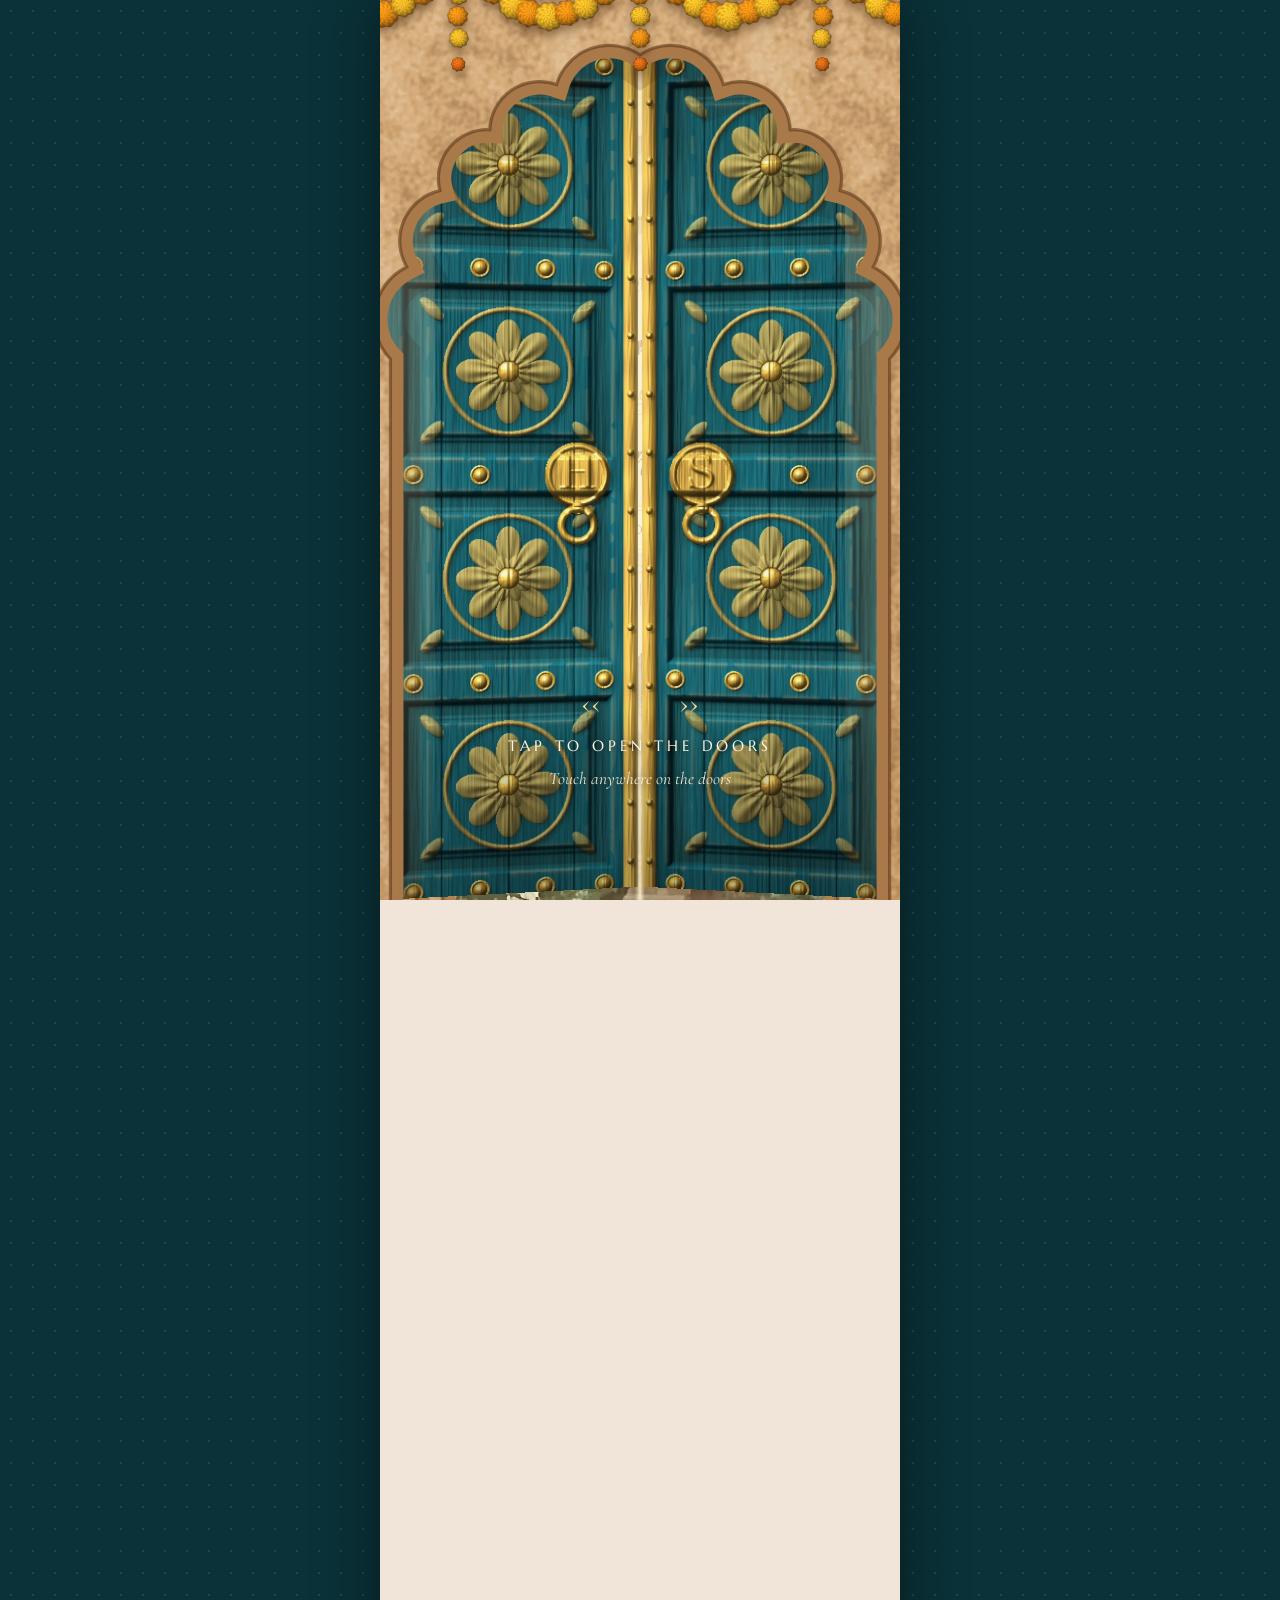
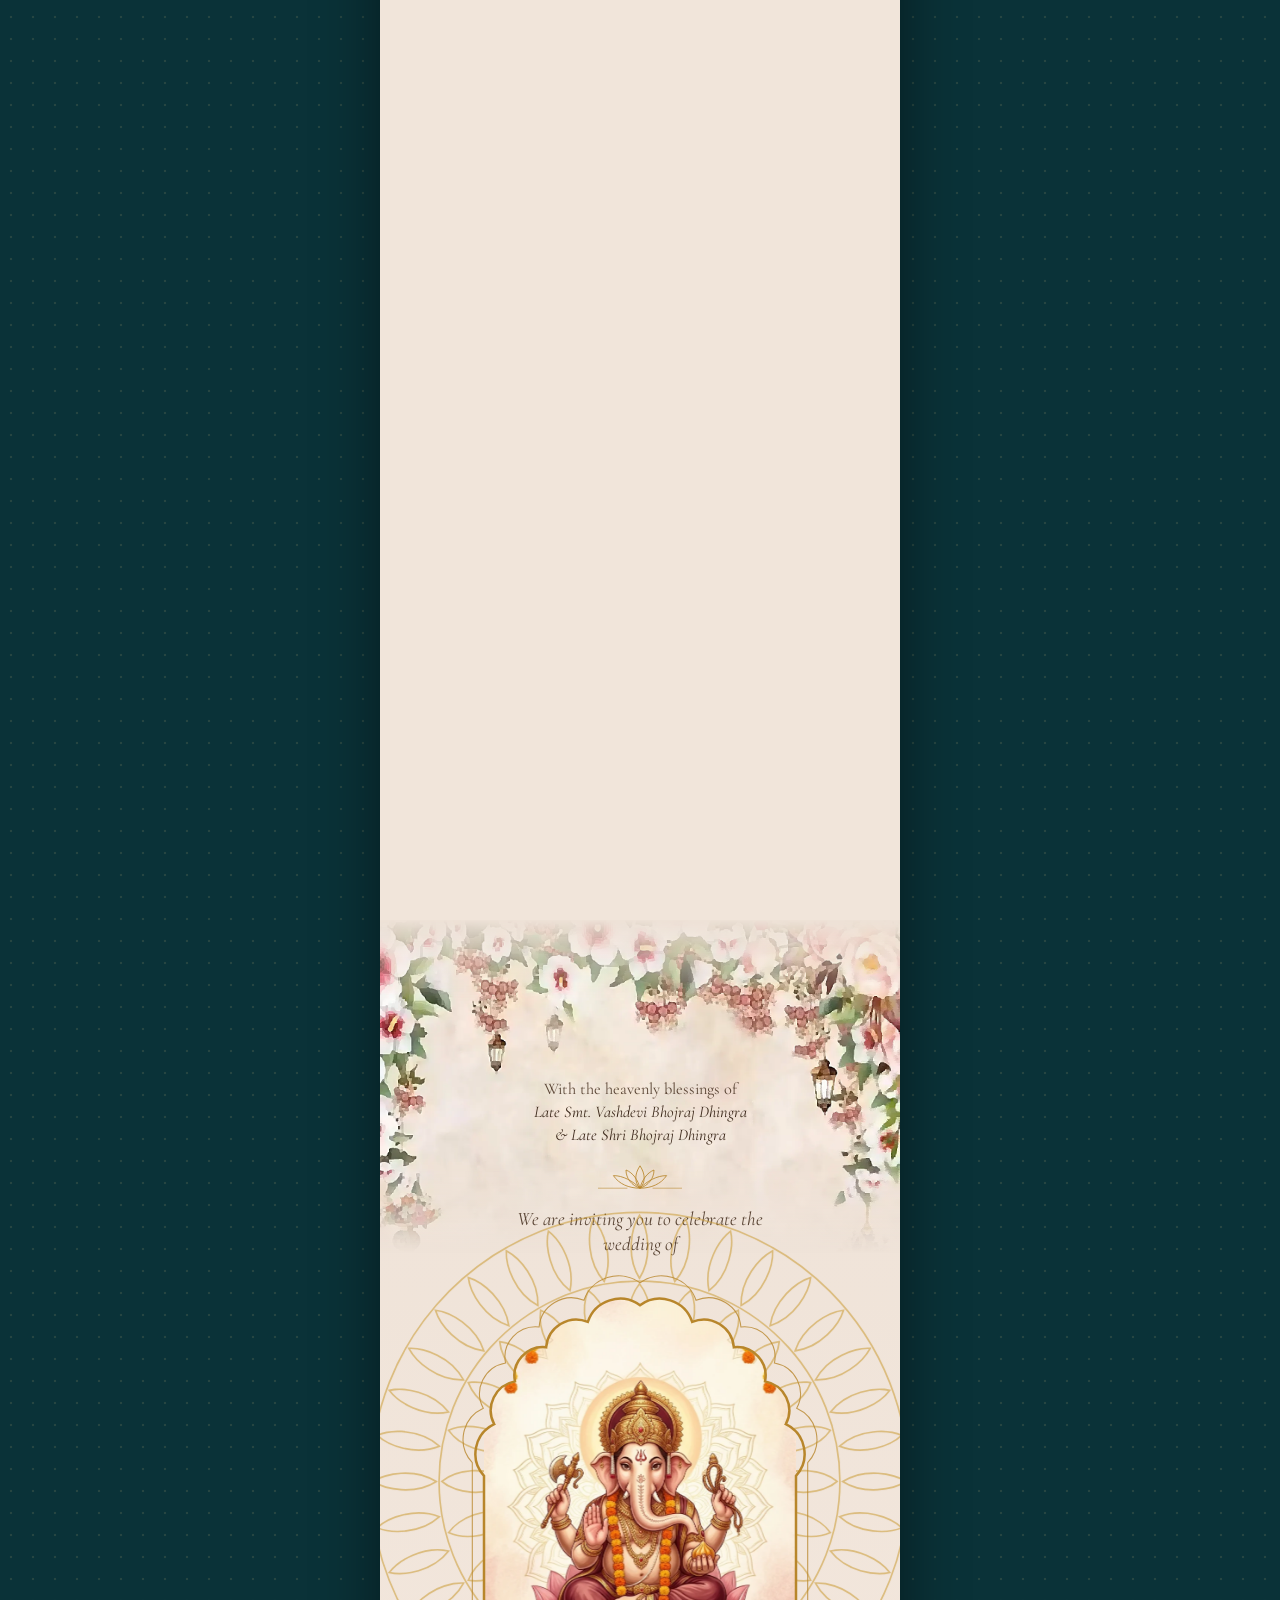
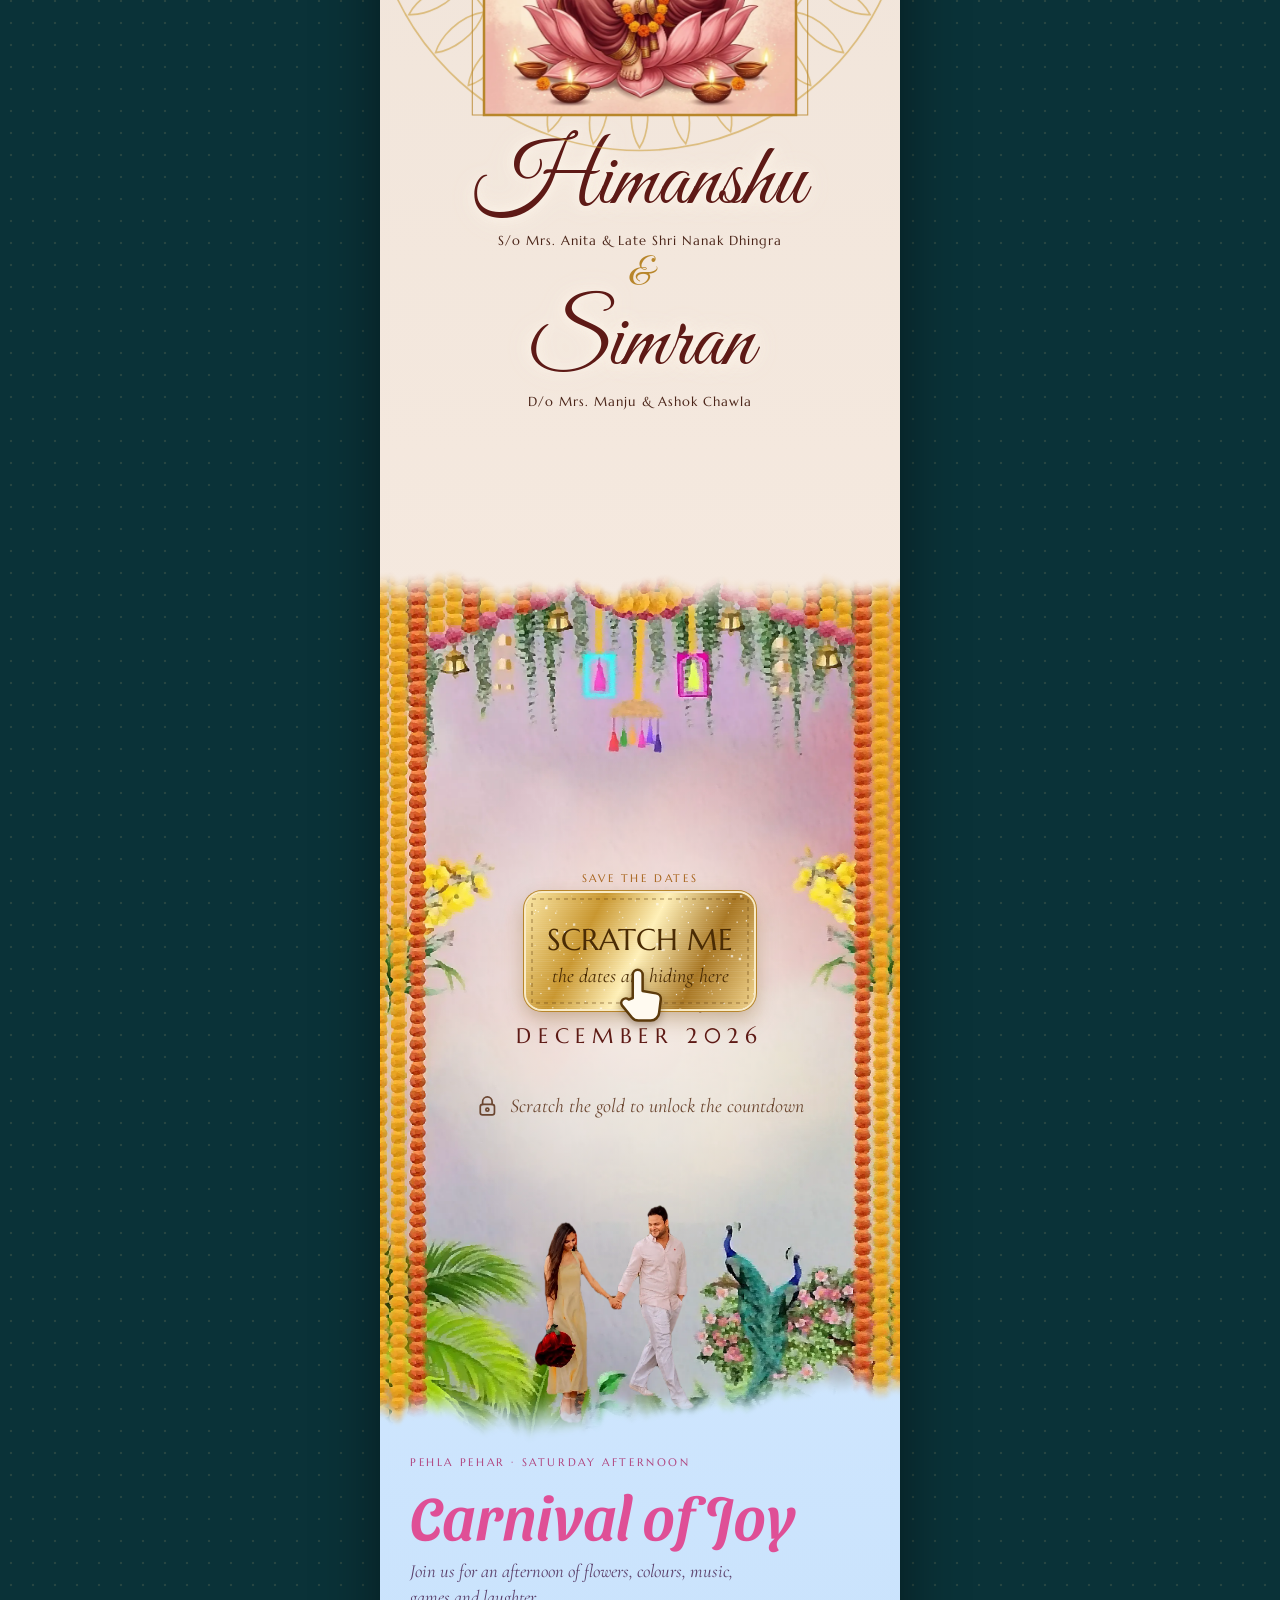
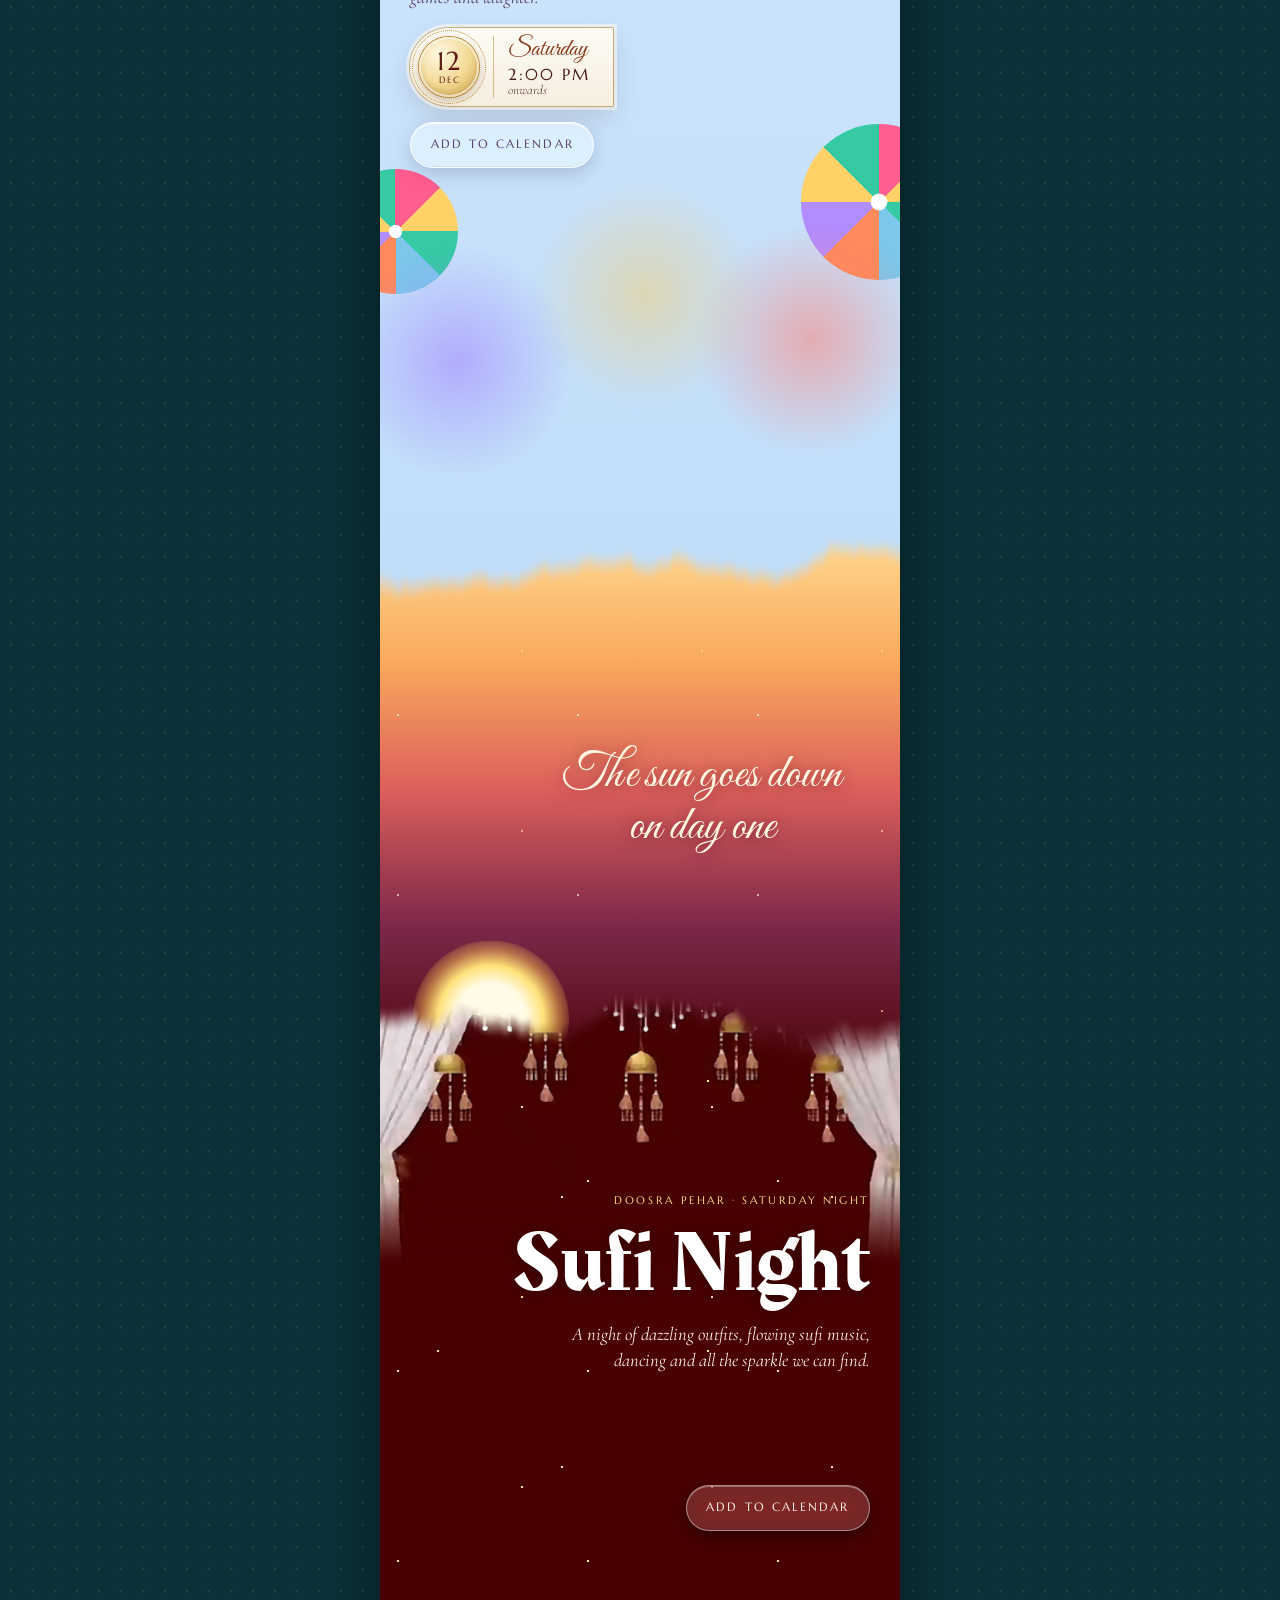
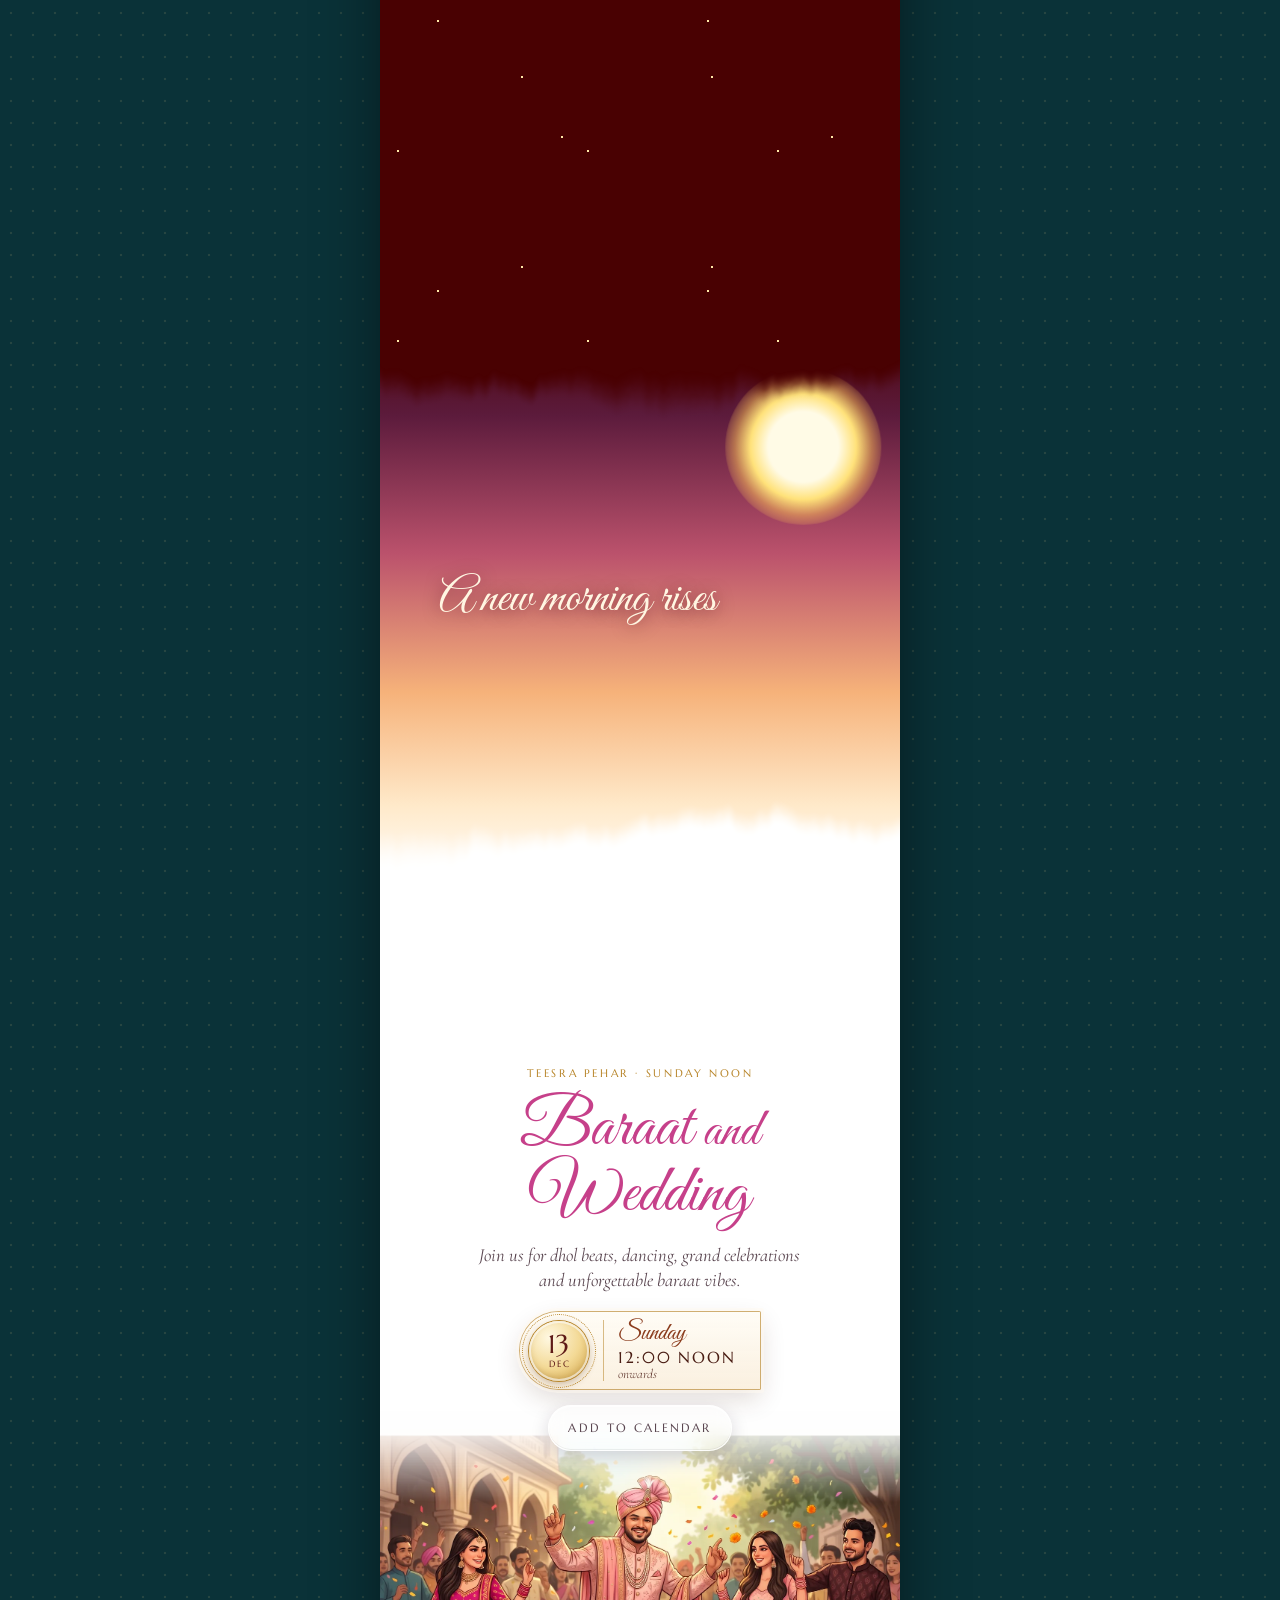
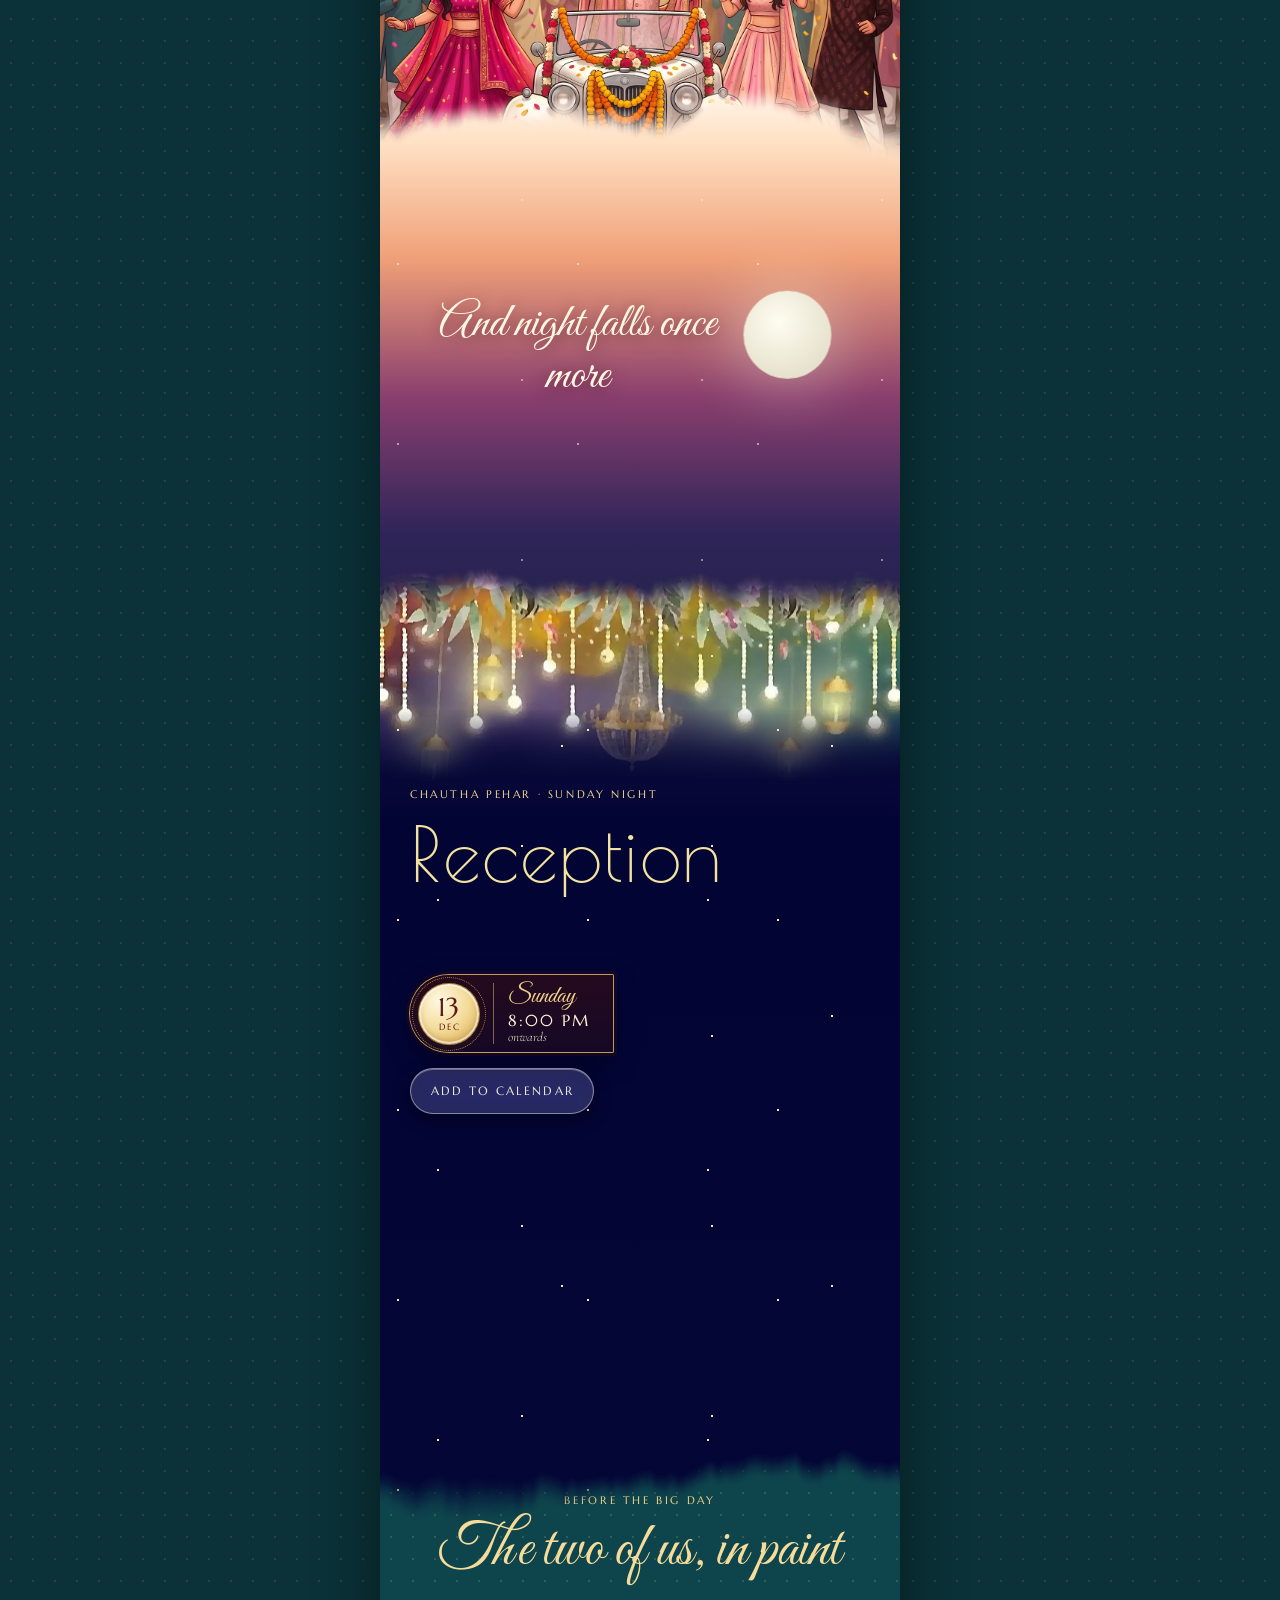
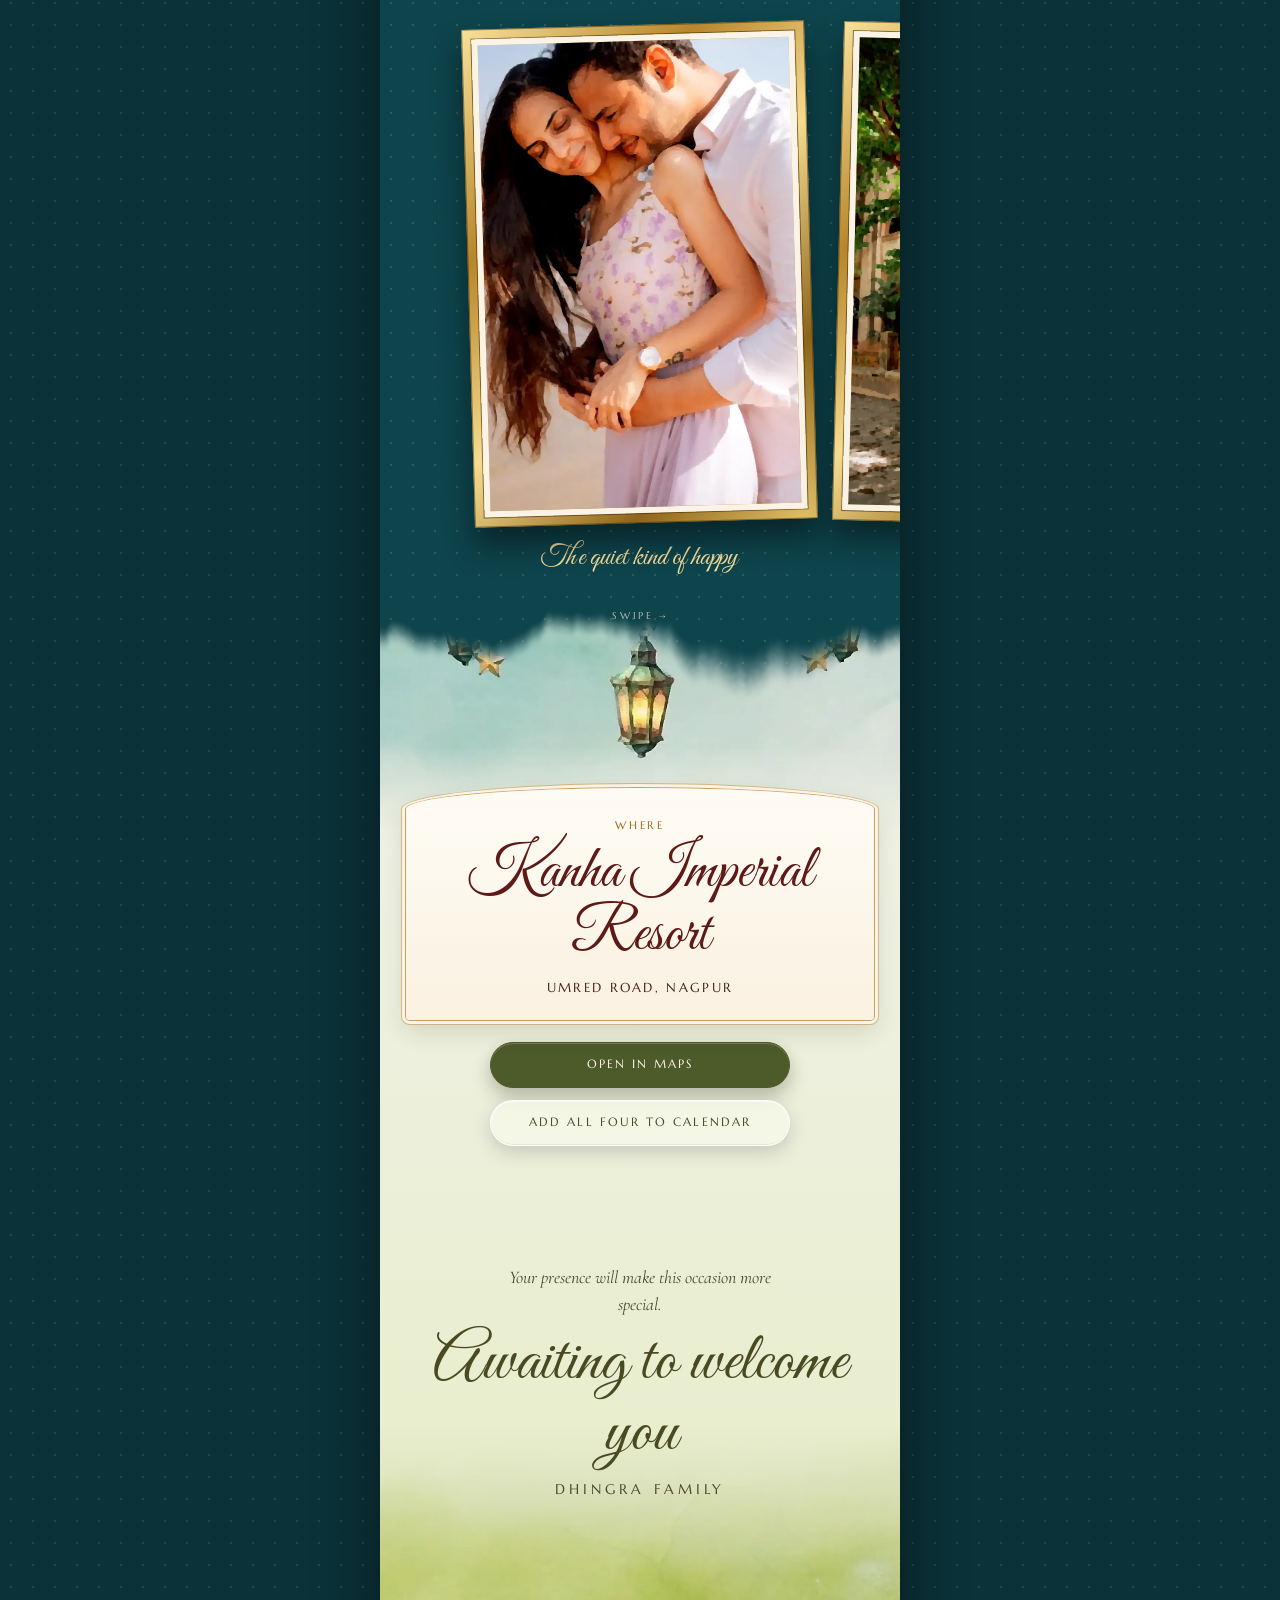
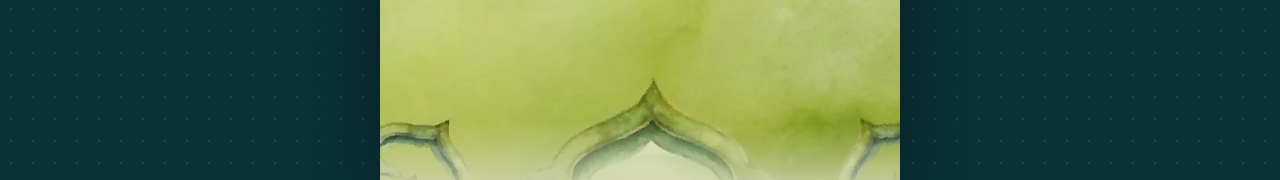
<file: index.html>
<!doctype html>
<html lang="en">
<head>
<meta charset="utf-8">
<meta name="viewport" content="width=device-width, initial-scale=1, viewport-fit=cover">
<title>Himanshu &amp; Simran · 12–13 December 2026</title>
<meta name="description" content="Join us for the wedding of Himanshu and Simran, 12–13 December 2026, Kanha Imperial Resort, Nagpur.">
<meta name="theme-color" content="#0c3d44">
<meta property="og:title" content="Himanshu &amp; Simran are getting married">
<meta property="og:description" content="12–13 December 2026 · Kanha Imperial Resort, Nagpur">
<meta property="og:image" content="https://himgotsim.love/assets/share-ganesha.jpg">
<meta property="og:image:width" content="1200">
<meta property="og:image:height" content="630">
<meta property="og:url" content="https://himgotsim.love/">
<meta property="og:type" content="website">
<meta name="robots" content="noindex">
<link rel="preconnect" href="https://fonts.googleapis.com">
<link rel="preconnect" href="https://fonts.gstatic.com" crossorigin>
<link rel="stylesheet" href="https://fonts.googleapis.com/css2?family=Cormorant+Garamond:ital,wght@0,400;0,500;0,600;1,400;1,500&family=Marcellus&family=Great+Vibes&display=swap">
<link rel="stylesheet" href="https://fonts.googleapis.com/css2?family=Yatra+One&text=%E0%A5%A5%20%E0%A4%B6%E0%A5%8D%E0%A4%B0%E0%A5%80%E0%A4%97%E0%A4%A3%E0%A5%87%E0%A4%B6%E0%A4%BE%E0%A4%AF%E0%A4%A8%E0%A4%AE%E0%A4%83&display=swap">
<link rel="stylesheet" href="https://fonts.googleapis.com/css2?family=Sansita+Swashed:wght@500&text=Carnival%20ofJy&display=swap">
<link rel="stylesheet" href="https://fonts.googleapis.com/css2?family=Rakkas&text=Sufi%20Night&display=swap">
<link rel="stylesheet" href="https://fonts.googleapis.com/css2?family=Poiret+One&text=Reception&display=swap">
<link rel="preload" as="image" href="assets/art/door-left.webp">
<link rel="preload" as="image" href="assets/art/door-right.webp">
<link rel="stylesheet" href="styles.css?v=23">
<script>document.documentElement.classList.add('js')</script>
</head>
<body>

<svg width="0" height="0" style="position:absolute" aria-hidden="true" focusable="false">
  <defs>
    <clipPath id="c-cusp5" clipPathUnits="objectBoundingBox"><path d="M0,1L0,0.425A0.1045,0.0784 0 0 1 0.0328,0.301A0.0946,0.0709 0 0 1 0.0992,0.198A0.0919,0.0689 0 0 1 0.1992,0.116A0.097,0.0727 0 0 1 0.3328,0.055A0.1088,0.0816 0 0 1 0.5,0.015A0.1088,0.0816 0 0 1 0.6672,0.055A0.097,0.0727 0 0 1 0.8008,0.116A0.0919,0.0689 0 0 1 0.9008,0.198A0.0946,0.0709 0 0 1 0.9672,0.301A0.1045,0.0784 0 0 1 1,0.425L1,1Z"/></clipPath>
    <path id="p-cusp5" vector-effect="non-scaling-stroke" d="M0,1L0,0.425A0.1045,0.0784 0 0 1 0.0328,0.301A0.0946,0.0709 0 0 1 0.0992,0.198A0.0919,0.0689 0 0 1 0.1992,0.116A0.097,0.0727 0 0 1 0.3328,0.055A0.1088,0.0816 0 0 1 0.5,0.015A0.1088,0.0816 0 0 1 0.6672,0.055A0.097,0.0727 0 0 1 0.8008,0.116A0.0919,0.0689 0 0 1 0.9008,0.198A0.0946,0.0709 0 0 1 0.9672,0.301A0.1045,0.0784 0 0 1 1,0.425L1,1Z"/>
    <symbol id="lotus" viewBox="0 0 120 40">
      <g fill="none" stroke="currentColor" stroke-width="1.2" stroke-linejoin="round">
        <path d="M60,4C68,16 68,28 60,36C52,28 52,16 60,4Z"/>
        <path d="M60,36C48,32 40,22 40,10C50,14 57,24 60,36Z"/><path d="M60,36C72,32 80,22 80,10C70,14 63,24 60,36Z"/>
        <path d="M60,36C44,36 30,30 22,18C36,18 50,26 60,36Z"/><path d="M60,36C76,36 90,30 98,18C84,18 70,26 60,36Z"/>
        <path d="M0,36H42M78,36H120" stroke-width=".8"/>
      </g>
    </symbol>
    <pattern id="p-stone" patternUnits="userSpaceOnUse" width="150" height="150"><image href="assets/art/stone.webp" width="150" height="150"/></pattern>
    <linearGradient id="g-wall1" x1="0" y1="0" x2="0" y2="1"><stop offset="0" stop-color="#d7ae7c"/><stop offset="1" stop-color="#c0915e"/></linearGradient>
    <linearGradient id="g-wall2" x1="0" y1="0" x2="0" y2="1"><stop offset="0" stop-color="#e2c093"/><stop offset="1" stop-color="#d0a574"/></linearGradient>
    <linearGradient id="g-wall3" x1="0" y1="0" x2="0" y2="1"><stop offset="0" stop-color="#eed5b0"/><stop offset="1" stop-color="#dfbd91"/></linearGradient>
  </defs>
</svg>

<audio id="song" src="assets/song.m4a" loop preload="none"></audio>
<button class="music" id="music" type="button" aria-label="Play music" aria-pressed="false" hidden>
  <span class="music__disc"></span>
  <span class="music__bars" aria-hidden="true"><i></i><i></i><i></i><i></i></span>
</button>

<div class="pehar-pill" id="pill" aria-hidden="true"><i class="pehar-pill__orb"></i><span id="pillText"></span></div>
<div class="burst" id="burst" aria-hidden="true"></div>

<main>

<!-- 1. The gateway -->
<header class="gate" id="gate">
  <div class="gate__stage">
    <img class="gate__plate" id="gatePlate" src="assets/art/hero.webp" width="928" height="1664" alt="" decoding="async" fetchpriority="high">
    <div class="gate__inner" id="gateInner">
      <p class="deva" lang="hi">॥ श्री गणेशाय नमः ॥</p>
      <h1 class="gate__names"><span>Himanshu</span><span class="amp">&amp;</span><span>Simran</span></h1>
      <p class="gate__date plaque">December 2026 · Nagpur</p>
      <p class="gate__scroll" id="gateScroll" aria-hidden="true">Scroll to walk in<span></span></p>
    </div>
    <svg class="gate__arch gate__arch--3" viewBox="0 0 400 800" preserveAspectRatio="xMidYMid slice" aria-hidden="true">
      <path class="gate__shade" d="M48,900L48,388A31.7,31.7 0 0 1 58,337.8A28.7,28.7 0 0 1 78.2,296.1A27.9,27.9 0 0 1 108.6,262.9A29.5,29.5 0 0 1 149.2,238.2A33.1,33.1 0 0 1 200,222A33.1,33.1 0 0 1 250.8,238.2A29.5,29.5 0 0 1 291.4,262.9A27.9,27.9 0 0 1 321.8,296.1A28.7,28.7 0 0 1 342,337.8A31.7,31.7 0 0 1 352,388L352,900"/>
      <path class="gate__soffit" d="M48,900L48,388A31.7,31.7 0 0 1 58,337.8A28.7,28.7 0 0 1 78.2,296.1A27.9,27.9 0 0 1 108.6,262.9A29.5,29.5 0 0 1 149.2,238.2A33.1,33.1 0 0 1 200,222A33.1,33.1 0 0 1 250.8,238.2A29.5,29.5 0 0 1 291.4,262.9A27.9,27.9 0 0 1 321.8,296.1A28.7,28.7 0 0 1 342,337.8A31.7,31.7 0 0 1 352,388L352,900"/>
      <path fill="url(#g-wall3)" fill-rule="evenodd" d="M-24,-24H424V824H-24Z M48,900L48,388A31.7,31.7 0 0 1 58,337.8A28.7,28.7 0 0 1 78.2,296.1A27.9,27.9 0 0 1 108.6,262.9A29.5,29.5 0 0 1 149.2,238.2A33.1,33.1 0 0 1 200,222A33.1,33.1 0 0 1 250.8,238.2A29.5,29.5 0 0 1 291.4,262.9A27.9,27.9 0 0 1 321.8,296.1A28.7,28.7 0 0 1 342,337.8A31.7,31.7 0 0 1 352,388L352,900Z"/>
      <path class="gate__stone" fill="url(#p-stone)" fill-rule="evenodd" d="M-24,-24H424V824H-24Z M48,900L48,388A31.7,31.7 0 0 1 58,337.8A28.7,28.7 0 0 1 78.2,296.1A27.9,27.9 0 0 1 108.6,262.9A29.5,29.5 0 0 1 149.2,238.2A33.1,33.1 0 0 1 200,222A33.1,33.1 0 0 1 250.8,238.2A29.5,29.5 0 0 1 291.4,262.9A27.9,27.9 0 0 1 321.8,296.1A28.7,28.7 0 0 1 342,337.8A31.7,31.7 0 0 1 352,388L352,900Z"/>
      <path class="gate__edge" d="M48,900L48,388A31.7,31.7 0 0 1 58,337.8A28.7,28.7 0 0 1 78.2,296.1A27.9,27.9 0 0 1 108.6,262.9A29.5,29.5 0 0 1 149.2,238.2A33.1,33.1 0 0 1 200,222A33.1,33.1 0 0 1 250.8,238.2A29.5,29.5 0 0 1 291.4,262.9A27.9,27.9 0 0 1 321.8,296.1A28.7,28.7 0 0 1 342,337.8A31.7,31.7 0 0 1 352,388L352,900"/>
    </svg>
    <svg class="gate__arch gate__arch--2" viewBox="0 0 400 800" preserveAspectRatio="xMidYMid slice" aria-hidden="true">
      <path class="gate__shade" d="M28,900L28,360A38.1,38.1 0 0 1 39.3,299.5A34.2,34.2 0 0 1 62.1,249.3A32.7,32.7 0 0 1 96.5,209.3A33.9,33.9 0 0 1 142.5,179.5A37.7,37.7 0 0 1 200,160A37.7,37.7 0 0 1 257.5,179.5A33.9,33.9 0 0 1 303.5,209.3A32.7,32.7 0 0 1 337.9,249.3A34.2,34.2 0 0 1 360.7,299.5A38.1,38.1 0 0 1 372,360L372,900"/>
      <path class="gate__soffit" d="M28,900L28,360A38.1,38.1 0 0 1 39.3,299.5A34.2,34.2 0 0 1 62.1,249.3A32.7,32.7 0 0 1 96.5,209.3A33.9,33.9 0 0 1 142.5,179.5A37.7,37.7 0 0 1 200,160A37.7,37.7 0 0 1 257.5,179.5A33.9,33.9 0 0 1 303.5,209.3A32.7,32.7 0 0 1 337.9,249.3A34.2,34.2 0 0 1 360.7,299.5A38.1,38.1 0 0 1 372,360L372,900"/>
      <path fill="url(#g-wall2)" fill-rule="evenodd" d="M-24,-24H424V824H-24Z M28,900L28,360A38.1,38.1 0 0 1 39.3,299.5A34.2,34.2 0 0 1 62.1,249.3A32.7,32.7 0 0 1 96.5,209.3A33.9,33.9 0 0 1 142.5,179.5A37.7,37.7 0 0 1 200,160A37.7,37.7 0 0 1 257.5,179.5A33.9,33.9 0 0 1 303.5,209.3A32.7,32.7 0 0 1 337.9,249.3A34.2,34.2 0 0 1 360.7,299.5A38.1,38.1 0 0 1 372,360L372,900Z"/>
      <path class="gate__stone" fill="url(#p-stone)" fill-rule="evenodd" d="M-24,-24H424V824H-24Z M28,900L28,360A38.1,38.1 0 0 1 39.3,299.5A34.2,34.2 0 0 1 62.1,249.3A32.7,32.7 0 0 1 96.5,209.3A33.9,33.9 0 0 1 142.5,179.5A37.7,37.7 0 0 1 200,160A37.7,37.7 0 0 1 257.5,179.5A33.9,33.9 0 0 1 303.5,209.3A32.7,32.7 0 0 1 337.9,249.3A34.2,34.2 0 0 1 360.7,299.5A38.1,38.1 0 0 1 372,360L372,900Z"/>
      <path class="gate__edge" d="M28,900L28,360A38.1,38.1 0 0 1 39.3,299.5A34.2,34.2 0 0 1 62.1,249.3A32.7,32.7 0 0 1 96.5,209.3A33.9,33.9 0 0 1 142.5,179.5A37.7,37.7 0 0 1 200,160A37.7,37.7 0 0 1 257.5,179.5A33.9,33.9 0 0 1 303.5,209.3A32.7,32.7 0 0 1 337.9,249.3A34.2,34.2 0 0 1 360.7,299.5A38.1,38.1 0 0 1 372,360L372,900"/>
    </svg>

    <div class="doors" id="doors" aria-hidden="true">
      <div class="doors__light" id="doorLight"><span class="doors__rays"></span><span class="doors__glow"></span></div>
      <div class="door door--l" id="doorL"><img src="assets/art/door-left.webp" width="520" height="1766" alt=""><span class="door__shade"></span><span class="door__sheen"></span></div>
      <div class="door door--r" id="doorR"><img src="assets/art/door-right.webp" width="520" height="1766" alt=""><span class="door__shade"></span><span class="door__sheen"></span></div>
      <span class="doors__seam" id="doorSeam"></span>
    </div>

    <svg class="gate__arch gate__arch--1" viewBox="0 0 400 800" preserveAspectRatio="xMidYMid slice" aria-hidden="true">
      <path class="gate__shade" d="M8,900L8,330A44.6,44.6 0 0 1 20.6,259.2A39.7,39.7 0 0 1 46.1,200.5A37.5,37.5 0 0 1 84.5,153.7A38.4,38.4 0 0 1 135.8,118.8A42.3,42.3 0 0 1 200,96A42.3,42.3 0 0 1 264.2,118.8A38.4,38.4 0 0 1 315.5,153.7A37.5,37.5 0 0 1 353.9,200.5A39.7,39.7 0 0 1 379.4,259.2A44.6,44.6 0 0 1 392,330L392,900"/>
      <path class="gate__soffit" d="M8,900L8,330A44.6,44.6 0 0 1 20.6,259.2A39.7,39.7 0 0 1 46.1,200.5A37.5,37.5 0 0 1 84.5,153.7A38.4,38.4 0 0 1 135.8,118.8A42.3,42.3 0 0 1 200,96A42.3,42.3 0 0 1 264.2,118.8A38.4,38.4 0 0 1 315.5,153.7A37.5,37.5 0 0 1 353.9,200.5A39.7,39.7 0 0 1 379.4,259.2A44.6,44.6 0 0 1 392,330L392,900"/>
      <path fill="url(#g-wall1)" fill-rule="evenodd" d="M-24,-24H424V824H-24Z M8,900L8,330A44.6,44.6 0 0 1 20.6,259.2A39.7,39.7 0 0 1 46.1,200.5A37.5,37.5 0 0 1 84.5,153.7A38.4,38.4 0 0 1 135.8,118.8A42.3,42.3 0 0 1 200,96A42.3,42.3 0 0 1 264.2,118.8A38.4,38.4 0 0 1 315.5,153.7A37.5,37.5 0 0 1 353.9,200.5A39.7,39.7 0 0 1 379.4,259.2A44.6,44.6 0 0 1 392,330L392,900Z"/>
      <path class="gate__stone" fill="url(#p-stone)" fill-rule="evenodd" d="M-24,-24H424V824H-24Z M8,900L8,330A44.6,44.6 0 0 1 20.6,259.2A39.7,39.7 0 0 1 46.1,200.5A37.5,37.5 0 0 1 84.5,153.7A38.4,38.4 0 0 1 135.8,118.8A42.3,42.3 0 0 1 200,96A42.3,42.3 0 0 1 264.2,118.8A38.4,38.4 0 0 1 315.5,153.7A37.5,37.5 0 0 1 353.9,200.5A39.7,39.7 0 0 1 379.4,259.2A44.6,44.6 0 0 1 392,330L392,900Z"/>
      <path class="gate__edge" d="M8,900L8,330A44.6,44.6 0 0 1 20.6,259.2A39.7,39.7 0 0 1 46.1,200.5A37.5,37.5 0 0 1 84.5,153.7A38.4,38.4 0 0 1 135.8,118.8A42.3,42.3 0 0 1 200,96A42.3,42.3 0 0 1 264.2,118.8A38.4,38.4 0 0 1 315.5,153.7A37.5,37.5 0 0 1 353.9,200.5A39.7,39.7 0 0 1 379.4,259.2A44.6,44.6 0 0 1 392,330L392,900"/>
      <image href="assets/art/toran.webp" x="-80" y="-8" width="560" height="165" preserveAspectRatio="none"/>
    </svg>

    <!-- The lock: push the doors and they swing open -->
    <div class="knock" id="knock">
      <p class="knock__hint" id="knockHint"><span class="knock__arrows" aria-hidden="true"><i>‹‹</i><i>››</i></span><b>Tap to open the doors</b><small>Touch anywhere on the doors</small></p>
      <button class="knock__skip" id="knockSkip" type="button">Open the doors</button>
    </div>
  </div>
</header>

<!-- 2. The couple -->
<section class="page page--floral" id="couple">
  <img class="page__top" data-strip="top" src="assets/art/floral-top.webp" width="928" height="599" alt="" decoding="async">
  <div class="page__fx" aria-hidden="true"><span class="petal p1"></span><span class="petal p3"></span><span class="petal p5"></span><span class="petal p7"></span></div>
  <div class="page__body">
    <p class="bless" data-reveal>With the heavenly blessings of<br><em>Late Smt. Vashdevi Bhojraj Dhingra<br>&amp; Late Shri Bhojraj Dhingra</em></p>
    <svg class="lotus" data-reveal aria-hidden="true"><use href="#lotus"/></svg>
    <p class="eyebrow" data-reveal>We are inviting you to celebrate the wedding of</p>

    <figure class="portrait" data-reveal>
      <svg class="portrait__mandala" id="mandala" viewBox="-100 -100 200 200" aria-hidden="true"></svg>
      <div class="portrait__clip" style="clip-path:url(#c-cusp5)">
        <img data-drift class="portrait__ganesha" src="assets/art/ganesha.webp" width="765" height="1024" loading="lazy" decoding="async" alt="A painting of Lord Ganesha seated on a lotus, with marigolds and diyas">
      </div>
      <svg class="portrait__line" viewBox="0 0 1 1" preserveAspectRatio="none" aria-hidden="true"><use href="#p-cusp5"/></svg>
      <svg class="portrait__line portrait__line--outer" viewBox="0 0 1 1" preserveAspectRatio="none" aria-hidden="true"><use href="#p-cusp5"/></svg>
    </figure>

    <div class="names">
      <div data-reveal><h2 class="name">Himanshu</h2><p class="parents">S/o Mrs. Anita &amp; Late Shri Nanak Dhingra</p></div>
      <p class="amp amp--big" data-reveal aria-hidden="true">&amp;</p>
      <div data-reveal><h2 class="name">Simran</h2><p class="parents">D/o Mrs. Manju &amp; Ashok Chawla</p></div>
    </div>
  </div>
  <img class="page__bottom" data-strip="bottom" src="assets/art/floral-bottom.webp" width="928" height="500" alt="Illustration of a painted haveli with decorated elephants" loading="lazy" decoding="async">
</section>

<!-- 3. The date -->
<section class="page page--date" id="date">
  <img class="date__plate" src="assets/art/date.webp" width="928" height="1664" alt="Illustration of a marigold-draped gateway with a peacock in the garden" loading="lazy" decoding="async">
  <div class="date__body">
    <p class="kicker" data-reveal>Save the dates</p>
    <div class="scratch" id="scratch" data-reveal>
      <p class="date__big"><span>12</span><i>·</i><span>13</span></p>
      <canvas class="scratch__foil" id="foil" aria-label="Scratch the gold to reveal the dates" role="button" tabindex="0"></canvas>
      <span class="scratch__shine" aria-hidden="true"></span>
      <svg class="scratch__hand" viewBox="0 0 48 48" aria-hidden="true"><path d="M19 27V10.5a3.5 3.5 0 0 1 7 0V22l9.6 1.7a4 4 0 0 1 3.3 4.4l-1.2 9.4A6 6 0 0 1 31.8 43H23a6 6 0 0 1-4.6-2.2l-6.9-8.4a3.2 3.2 0 0 1 4.7-4.3z"/></svg>
    </div>
    <p class="date__month" data-reveal>December 2026</p>
    <div class="unlock" data-reveal>
      <p class="unlock__teaser" id="unlockTeaser"><svg viewBox="0 0 24 24" aria-hidden="true"><path d="M7 10V7a5 5 0 0 1 10 0v3"/><rect x="4.5" y="10" width="15" height="11" rx="2.5"/><circle cx="12" cy="15.5" r="1.6"/></svg>Scratch the gold to unlock the countdown</p>
      <div class="countdown" id="countdown" aria-label="Time until the celebrations begin">
        <div><b id="cdD">--</b><span>days</span></div>
        <div><b id="cdH">--</b><span>hrs</span></div>
        <div><b id="cdM">--</b><span>min</span></div>
        <div><b id="cdS">--</b><span>sec</span></div>
      </div>
    </div>
  </div>
  <img class="doll doll--walk" id="walker" src="assets/art/couple-walk.webp?v=2" width="692" height="946" loading="lazy" decoding="async" alt="Himanshu and Simran walking hand in hand">
</section>

<!-- 4. Carnival of Joy -->
<section class="page page--carnival" id="carnival" data-pill="Sat 12 Dec · 2:00 pm">
  <img class="page__top" data-strip="top" src="assets/art/carnival-top.webp" width="928" height="282" alt="" loading="lazy" decoding="async">
  <div class="page__body">
    <p class="kicker" data-reveal>Pehla Pehar · Saturday afternoon</p>
    <h2 class="title title--carnival" data-reveal data-split>Carnival of Joy</h2>
    <p class="blurb" data-reveal>Join us for an afternoon of flowers, colours, music, games and laughter.</p>
    <p class="when" data-reveal aria-label="12 December, Saturday, 2:00 pm onwards"><span class="when__seal" aria-hidden="true"><b>12</b><small>Dec</small></span><span class="when__info" aria-hidden="true"><em>Saturday</em><strong>2:00 pm</strong><small>onwards</small></span></p>
    <a class="btn" href="calendar/carnival.ics" data-reveal>Add to calendar</a>
  </div>
  <div class="page__art">
    <img class="page__bottom" data-strip="bottom" src="assets/art/carnival-bottom.webp?v=8" width="928" height="999" alt="Illustration of the couple walking into a meadow carnival of tents, pinwheels and colour" loading="lazy" decoding="async">
    <div class="page__fx" aria-hidden="true">
      <span class="pinwheel pinwheel--1"></span><span class="pinwheel pinwheel--2"></span>
      <span class="gulal gulal--1"></span><span class="gulal gulal--2"></span><span class="gulal gulal--3"></span>
    </div>
  </div>
</section>

<!-- The sky keeps time: day one turns to night -->
<div class="turn turn--dusk" data-turn="set"><span class="turn__stars" aria-hidden="true"></span><span class="turn__orb" aria-hidden="true"></span><p class="turn__text">The sun goes down on day one</p></div>

<!-- 5. Sufi Night -->
<section class="page page--sufi" id="sufi" data-pill="Sat 12 Dec · 8:00 pm" data-dark>
  <img class="page__top" data-strip="top" src="assets/art/sufi-top.webp" width="928" height="565" alt="" loading="lazy" decoding="async">
  <div class="page__fx" aria-hidden="true"><span class="sparkle"></span><span class="sparkle sparkle--b"></span></div>
  <div class="page__body">
    <p class="kicker" data-reveal>Doosra Pehar · Saturday night</p>
    <h2 class="title title--sufi" data-reveal data-split>Sufi Night</h2>
    <p class="blurb" data-reveal>A night of dazzling outfits, flowing sufi music, dancing and all the sparkle we can find.</p>
    <p class="when" data-reveal aria-label="12 December, Saturday, 8:00 pm onwards"><span class="when__seal" aria-hidden="true"><b>12</b><small>Dec</small></span><span class="when__info" aria-hidden="true"><em>Saturday</em><strong>8:00 pm</strong><small>onwards</small></span></p>
    <a class="btn" href="calendar/sufi-night.ics" data-reveal>Add to calendar</a>
  </div>
  <img class="page__bottom" data-strip="bottom" src="assets/art/sufi-bottom.webp?v=8" width="928" height="932" alt="Illustration of the couple in a red lehenga and dark sherwani" loading="lazy" decoding="async">
</section>

<!-- The sky keeps time: a new morning -->
<div class="turn turn--dawn" data-turn="rise"><span class="turn__orb" aria-hidden="true"></span><p class="turn__text">A new morning rises</p></div>

<!-- 6. Baraat and Wedding -->
<section class="page page--baraat" id="wedding" data-pill="Sun 13 Dec · 12:00 noon">
  <img class="page__top" data-strip="top" src="assets/art/baraat-top.webp" width="928" height="698" alt="" loading="lazy" decoding="async">
  <div class="page__fx" aria-hidden="true"><span class="petal p1"></span><span class="petal p2"></span><span class="petal p3"></span><span class="petal p4"></span><span class="petal p5"></span><span class="petal p6"></span><span class="petal p7"></span><span class="petal p8"></span></div>
  <div class="page__body">
    <p class="kicker" data-reveal>Teesra Pehar · Sunday noon</p>
    <h2 class="title title--baraat" data-reveal>Baraat <em>and</em> Wedding</h2>
    <p class="blurb" data-reveal>Join us for dhol beats, dancing, grand celebrations and unforgettable baraat vibes.</p>
    <p class="when" data-reveal aria-label="13 December, Sunday, 12 noon onwards"><span class="when__seal" aria-hidden="true"><b>13</b><small>Dec</small></span><span class="when__info" aria-hidden="true"><em>Sunday</em><strong>12:00 noon</strong><small>onwards</small></span></p>
    <a class="btn" href="calendar/wedding.ics" data-reveal>Add to calendar</a>
  </div>
  <img class="page__bottom" data-strip="bottom" src="assets/art/baraat-bottom.webp?v=8" width="928" height="666" alt="Illustration of the baraat dancing around a flower-decked vintage car" loading="lazy" decoding="async">
</section>

<!-- The sky keeps time: night falls again -->
<div class="turn turn--night" data-turn="moon"><span class="turn__stars" aria-hidden="true"></span><span class="turn__orb turn__orb--moon" aria-hidden="true"></span><p class="turn__text">And night falls once more</p></div>

<!-- 7. Reception -->
<section class="page page--reception" id="reception" data-pill="Sun 13 Dec · 8:00 pm" data-dark>
  <img class="page__top" data-strip="top" src="assets/art/reception-top.webp" width="928" height="515" alt="" loading="lazy" decoding="async">
  <div class="page__fx" aria-hidden="true"><span class="sparkle"></span><span class="sparkle sparkle--b"></span></div>
  <div class="page__body">
    <p class="kicker" data-reveal>Chautha Pehar · Sunday night</p>
    <h2 class="title title--reception" data-reveal data-split>Reception</h2>
    <p class="blurb" data-reveal>Join us for an evening of elegance, love, heartfelt moments and beautiful celebrations.</p>
    <p class="when" data-reveal aria-label="13 December, Sunday, 8:00 pm onwards"><span class="when__seal" aria-hidden="true"><b>13</b><small>Dec</small></span><span class="when__info" aria-hidden="true"><em>Sunday</em><strong>8:00 pm</strong><small>onwards</small></span></p>
    <a class="btn" href="calendar/reception.ics" data-reveal>Add to calendar</a>
  </div>
  <img class="page__bottom" data-strip="bottom" src="assets/art/reception-bottom.webp?v=6" width="928" height="799" alt="Illustration of the couple under spotlights, he in a tuxedo, she in a magenta lehenga" loading="lazy" decoding="async">
</section>

<!-- 8. Painted moments -->
<section class="page page--gallery" id="moments" data-dark>
  <p class="kicker" data-reveal>Before the big day</p>
  <h2 class="heading" data-reveal>The two of us, in paint</h2>
  <div class="reel" id="reel" tabindex="0" aria-label="Painted portraits of the couple, swipe sideways">
    <figure class="canvas"><div class="canvas__frame"><img src="assets/art/painting-beach.webp" width="760" height="1139" loading="lazy" decoding="async" alt="Painting of the couple embracing on a beach"></div><figcaption>The quiet kind of happy</figcaption></figure>
    <figure class="canvas"><div class="canvas__frame"><img src="assets/art/painting-walk.webp" width="760" height="1141" loading="lazy" decoding="async" alt="Painting of the couple walking hand in hand under a tree"></div><figcaption>Sunday strolls</figcaption></figure>
    <figure class="canvas"><div class="canvas__frame"><img src="assets/art/painting-car-wide.webp" width="760" height="1139" loading="lazy" decoding="async" alt="Painting of the couple leaning on a vintage black car"></div><figcaption>Our getaway car</figcaption></figure>
    <figure class="canvas"><div class="canvas__frame"><img src="assets/art/painting-carry.webp" width="760" height="1141" loading="lazy" decoding="async" alt="Painting of Himanshu carrying Simran in his arms"></div><figcaption>Swept off her feet</figcaption></figure>
    <figure class="canvas"><div class="canvas__frame"><img src="assets/art/painting-car-close.webp" width="760" height="1139" loading="lazy" decoding="async" alt="Painting of Simran resting her head on Himanshu's shoulder"></div><figcaption>Leaning in, always</figcaption></figure>
  </div>
  <p class="reel__hint" aria-hidden="true">Swipe <span>→</span></p>

</section>

<!-- 9. Venue and closing -->
<section class="page page--closing" id="venue">
  <img class="page__top" data-strip="top" src="assets/art/closing-top.webp" width="928" height="432" alt="" loading="lazy" decoding="async">
  <div class="page__body">
    <div class="plaque plaque--arch" data-reveal>
      <p class="kicker">Where</p>
      <h2 class="heading">Kanha Imperial Resort</h2>
      <p class="addr">Umred Road, Nagpur</p>
    </div>
    <div class="actions" data-reveal>
      <a class="btn btn--solid" href="https://www.google.com/maps/search/?api=1&amp;query=Kanha+Imperial+Resort+Umred+Road+Nagpur" target="_blank" rel="noopener">Open in Maps</a>
      <a class="btn" href="calendar/all.ics">Add all four to calendar</a>
    </div>

    <div class="closing">
      <p class="closing__line" data-reveal>Your presence will make this occasion more special.</p>
      <p class="closing__big" data-reveal>Awaiting to welcome you</p>
      <p class="closing__family" data-reveal>Dhingra family</p>
    </div>
  </div>
  <img class="page__bottom" data-strip="bottom" src="assets/art/closing-bottom.webp" width="928" height="666" alt="" loading="lazy" decoding="async">
</section>

</main>
<script src="main.js?v=16" defer></script>
</body>
</html>
</file>
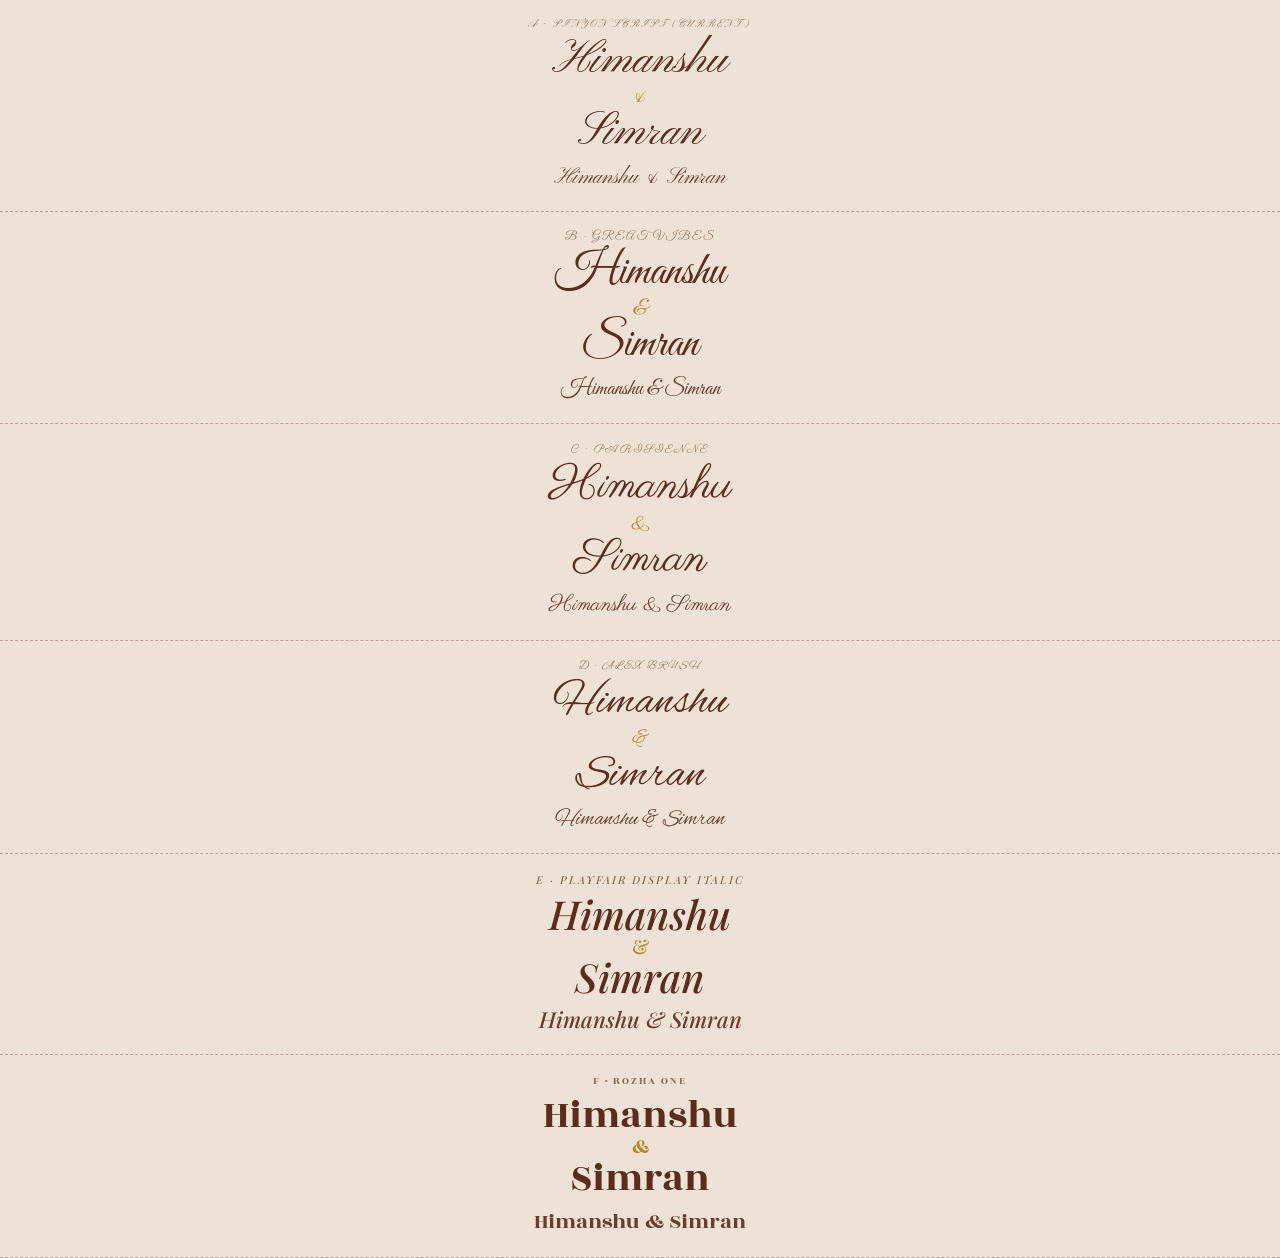
<file: tools/font-preview.html>
<!doctype html>
<html lang="en">
<head>
<meta charset="utf-8">
<meta name="viewport" content="width=device-width, initial-scale=1">
<title>Name font options</title>
<link rel="stylesheet" href="https://fonts.googleapis.com/css2?family=Pinyon+Script&family=Great+Vibes&family=Parisienne&family=Alex+Brush&family=Playfair+Display:ital,wght@1,500&family=Rozha+One&family=Marcellus&display=swap">
<style>
  body { margin: 0; background: #eee2d7; font-family: Marcellus, Georgia, serif; color: #5c2c1c; }
  .opt { padding: 18px 16px 20px; border-bottom: 1px dashed rgba(92, 44, 28, .35); text-align: center; }
  .tag { font-size: 11px; letter-spacing: .18em; text-transform: uppercase; color: #8a6a4a; }
  .names { font-size: 46px; line-height: 1.05; margin-top: 6px; }
  .names i { display: block; font-style: normal; font-size: .5em; color: #b8862b; }
  .small { font-size: 22px; margin-top: 6px; opacity: .9; }
</style>
</head>
<body>
  <div class="opt" style="font-family:'Pinyon Script'"><div class="tag">A · Pinyon Script (current)</div><div class="names">Himanshu<i>&amp;</i>Simran</div><div class="small">Himanshu &amp; Simran</div></div>
  <div class="opt" style="font-family:'Great Vibes'"><div class="tag">B · Great Vibes</div><div class="names">Himanshu<i>&amp;</i>Simran</div><div class="small">Himanshu &amp; Simran</div></div>
  <div class="opt" style="font-family:'Parisienne'"><div class="tag">C · Parisienne</div><div class="names">Himanshu<i>&amp;</i>Simran</div><div class="small">Himanshu &amp; Simran</div></div>
  <div class="opt" style="font-family:'Alex Brush'"><div class="tag">D · Alex Brush</div><div class="names">Himanshu<i>&amp;</i>Simran</div><div class="small">Himanshu &amp; Simran</div></div>
  <div class="opt" style="font-family:'Playfair Display';font-style:italic;font-weight:500"><div class="tag">E · Playfair Display Italic</div><div class="names" style="font-size:40px">Himanshu<i>&amp;</i>Simran</div><div class="small">Himanshu &amp; Simran</div></div>
  <div class="opt" style="font-family:'Rozha One'"><div class="tag">F · Rozha One</div><div class="names" style="font-size:40px">Himanshu<i>&amp;</i>Simran</div><div class="small">Himanshu &amp; Simran</div></div>
</body>
</html>
</file>
<file: styles.css>
/* Himanshu & Simran
   Motion rule for this file: only transform and opacity ever animate. */

:root {
  --col: min(100vw, 520px);
  --ink: #4b3424;
  --gold: #b8862b;
  --gold-lt: #f0d28a;
  --serif: 'Cormorant Garamond', 'Iowan Old Style', 'Palatino Linotype', Palatino, Georgia, serif;
  --caps: 'Marcellus', 'Cormorant Garamond', Georgia, serif;
  --script: 'Great Vibes', 'Snell Roundhand', 'Apple Chancery', cursive;
  --ease: cubic-bezier(.2, .7, .2, 1);
}

*, *::before, *::after { box-sizing: border-box; }
html { -webkit-text-size-adjust: 100%; }
html.is-locked { overflow: hidden; }

body {
  margin: 0;
  font-family: var(--serif); font-size: 1.125rem; line-height: 1.5; color: var(--ink);
  background: #0a3238 radial-gradient(circle, rgba(240, 210, 138, .12) 1px, rgba(240, 210, 138, 0) 1.6px) 0 0 / 22px 22px;
  overflow-x: clip;
  -webkit-font-smoothing: antialiased; -webkit-tap-highlight-color: transparent;
}
main { position: relative; width: var(--col); margin: 0 auto; box-shadow: 0 0 60px rgba(0, 0, 0, .45); background: #f1e5da; }

h1, h2, h3, p, figure { margin: 0; }
img, video, svg, canvas { display: block; }
:focus-visible { outline: 2px solid currentColor; outline-offset: 3px; }

/* ───────────── Gateway ───────────── */

.gate { position: relative; height: 280vh; height: 280lvh; }
.gate__stage { position: sticky; top: 0; height: 100vh; height: 100lvh; overflow: hidden; contain: layout paint; background: #e3e2dc; }
.gate__plate { position: absolute; inset: 0; width: 100%; height: 100%; object-fit: cover; object-position: 50% 100%; transform-origin: 50% 82%; will-change: transform; }
.gate__arch {
  position: absolute; inset: 0; width: 100%; height: 100%;
  overflow: hidden; transform-origin: 50% 60%; will-change: transform, opacity; pointer-events: none;
  backface-visibility: hidden; -webkit-backface-visibility: hidden;
}
.gate__edge { fill: none; stroke: rgba(96, 58, 26, .6); stroke-width: 2.5; }
.gate__soffit { fill: none; stroke: #a9794a; stroke-width: 20; }      /* the thickness of the arch */
.gate__shade { fill: none; stroke: rgba(60, 30, 8, .16); stroke-width: 46; }  /* its shadow on what lies behind */
.gate__stone { opacity: .55; }

.gate__inner {
  position: absolute; left: 50%; top: 30%;
  width: 36vh; width: 36lvh; margin-left: -18vh; margin-left: -18lvh;
  text-align: center; transform-origin: 50% 30%; will-change: transform;
  display: flex; flex-direction: column; align-items: center;
}
.deva { font-family: 'Yatra One', 'Kohinoor Devanagari', 'Noto Sans Devanagari', serif; font-size: clamp(.9rem, 2.3lvh, 1.3rem); color: #9a6a1c; }
.gate__names { font-family: var(--script); font-weight: 400; font-size: clamp(2.6rem, 8lvh, 5rem); line-height: .96; color: #5c2c1c; margin-top: 1.4lvh; }
.gate__names span { display: block; }
.amp { color: var(--gold); }
.gate__names .amp { font-size: .5em; line-height: 1.2; }
.gate__date { font-family: var(--caps); font-size: clamp(.56rem, 1.4lvh, .78rem); letter-spacing: .2em; text-transform: uppercase; margin-top: 1.6lvh; color: #5c4630; }
.gate__scroll { font-family: var(--caps); font-size: clamp(.5rem, 1.2lvh, .68rem); letter-spacing: .22em; text-transform: uppercase; margin-top: 1.4lvh; color: #7a644c; }
.gate__scroll span { display: block; width: 1px; height: 2.6lvh; margin: .5em auto 0; background: currentColor; transform-origin: 50% 0; animation: drip 1.8s var(--ease) infinite; }
@keyframes drip { 0% { transform: scaleY(0); opacity: 1; } 70% { transform: scaleY(1); opacity: 1; } 100% { transform: scaleY(1); opacity: 0; } }

.doors, .knock { display: none; }
.js .doors { display: block; position: absolute; inset: 0; perspective: 1100px; perspective-origin: 50% 52%; transition: opacity .8s ease .85s, visibility 0s 1.7s; }
.door { position: absolute; top: 0; bottom: 0; width: 50%; overflow: hidden; will-change: transform; }
.door--l { left: 0; transform-origin: 0 50%; }
.door--r { right: 0; transform-origin: 100% 50%; }
.door img { position: absolute; inset: 0; width: 100%; height: 100%; object-fit: cover; }
.door--l img { object-position: 100% 50%; }
.door--r img { object-position: 0 50%; }
.door__shade { position: absolute; inset: 0; opacity: 0; background: linear-gradient(90deg, rgba(4, 16, 20, .9), rgba(4, 16, 20, .45)); will-change: opacity; }
.door--r .door__shade { background: linear-gradient(270deg, rgba(4, 16, 20, .9), rgba(4, 16, 20, .45)); }
.door__sheen { position: absolute; top: 0; bottom: 0; left: -70%; width: 70%; background: linear-gradient(100deg, rgba(255, 240, 200, 0), rgba(255, 240, 200, .3) 50%, rgba(255, 240, 200, 0)); will-change: transform; }
.door--r .door__sheen { left: auto; right: -70%; background: linear-gradient(260deg, rgba(255, 240, 200, 0), rgba(255, 240, 200, .3) 50%, rgba(255, 240, 200, 0)); }
.doors__light { position: absolute; inset: 0; overflow: hidden; opacity: 0; pointer-events: none; will-change: opacity; }
.doors__glow, .doors__rays { position: absolute; left: 50%; top: 52%; border-radius: 50%; }
.doors__glow { width: 170vmax; height: 170vmax; margin: -85vmax 0 0 -85vmax; background: radial-gradient(circle, #fffbe6 0, rgba(255, 232, 160, .9) 14%, rgba(255, 214, 120, .4) 32%, rgba(255, 214, 120, 0) 56%); }
.doors__rays {
  width: 220vmax; height: 220vmax; margin: -110vmax 0 0 -110vmax;
  background: repeating-conic-gradient(rgba(255, 246, 210, 0) 0deg 8deg, rgba(255, 246, 210, .34) 11deg 14deg, rgba(255, 246, 210, 0) 17deg 22deg);
  -webkit-mask: radial-gradient(circle, #000 0, rgba(0, 0, 0, 0) 52%); mask: radial-gradient(circle, #000 0, rgba(0, 0, 0, 0) 52%);
  animation: spin 70s linear infinite;
}
.doors__seam { position: absolute; left: 50%; top: 0; bottom: 0; width: 10px; margin-left: -5px; pointer-events: none; background: linear-gradient(90deg, rgba(255, 236, 170, 0), rgba(255, 244, 200, .9) 50%, rgba(255, 236, 170, 0)); animation: seam 3.2s ease-in-out infinite; }
@keyframes seam { 0%, 100% { opacity: 0; } 50% { opacity: .55; } }
.doors.is-touched .doors__seam { animation: none; opacity: 0; }
.gate.is-open .doors { opacity: 0; visibility: hidden; }
.gate.is-instant .doors, .gate.is-gone .doors, .gate.is-gone .knock { display: none; }

.js .knock { display: block; position: absolute; inset: 0; z-index: 5; color: #fff7e0; touch-action: none; user-select: none; -webkit-user-select: none; cursor: grab; transition: opacity .5s ease, visibility 0s .5s; }
.knock:active { cursor: grabbing; }
.knock__hint { position: absolute; left: 0; right: 0; bottom: 12%; margin: 0; text-align: center; text-shadow: 0 1px 8px rgba(0, 0, 0, .6); pointer-events: none; transition: opacity .4s; }
.knock.is-pushing .knock__hint { opacity: .25; }
.knock__hint b { display: block; font-family: var(--caps); font-weight: 400; font-size: clamp(.72rem, 1.7lvh, .92rem); letter-spacing: .26em; text-transform: uppercase; }
.knock__hint small { display: block; margin-top: .5em; font-style: italic; font-size: clamp(.92rem, 2lvh, 1.08rem); opacity: .9; }
.knock__arrows { display: flex; justify-content: center; gap: 2.4em; margin-bottom: .5em; font-size: clamp(1.5rem, 3.6lvh, 2.1rem); line-height: 1; color: #f8e19a; }
.knock__arrows i { font-style: normal; animation: part 1.3s ease-in-out infinite alternate; }
.knock__arrows i:last-child { animation-name: part-r; }
@keyframes part { from { transform: translateX(0); opacity: .45; } to { transform: translateX(-12px); opacity: 1; } }
@keyframes part-r { from { transform: translateX(0); opacity: .45; } to { transform: translateX(12px); opacity: 1; } }
.knock__skip { position: absolute; left: 50%; bottom: 4%; transform: translateX(-50%); opacity: 0; pointer-events: none; padding: .7em 1.4em; border-radius: 999px; border: 1px solid #f0d28a; background: rgba(12, 61, 68, .9); color: #fff7e0; font-family: var(--caps); font-size: .7rem; letter-spacing: .16em; text-transform: uppercase; }
.knock__skip:focus-visible { opacity: 1; pointer-events: auto; }
.gate.is-open .knock { opacity: 0; visibility: hidden; pointer-events: none; }
.gate.is-instant .knock { transition: none; }

/* petals thrown when the doors open, or an RSVP lands */
.burst { position: fixed; inset: 0; z-index: 40; pointer-events: none; overflow: hidden; }
.burst i {
  position: absolute; left: 50%; top: 58%; width: 12px; height: 17px; border-radius: 80% 0 80% 0; background: var(--c);
  animation: burst var(--t) cubic-bezier(.12, .7, .3, 1) forwards; will-change: transform, opacity;
}
@keyframes burst {
  0% { transform: translate3d(0, 0, 0) rotate(0) scale(.4); opacity: 0; }
  12% { opacity: 1; }
  100% { transform: translate3d(var(--x), var(--y), 0) rotate(var(--r)) scale(1); opacity: 0; }
}

/* ───────────── Music and time pill ───────────── */

.music {
  position: fixed; z-index: 30; width: 50px; height: 50px; border-radius: 50%; border: 0; padding: 0; cursor: pointer;
  right: calc((100vw - var(--col)) / 2 + 14px); bottom: calc(14px + env(safe-area-inset-bottom));
  background: radial-gradient(circle at 35% 30%, #f8e19a, #c8962f 58%, #94681a);
  box-shadow: 0 0 0 2px #fff7e0, 0 6px 16px rgba(0, 0, 0, .35);
  display: grid; place-items: center; touch-action: manipulation;
}
.music[hidden] { display: none; }
.music__disc { position: absolute; inset: 7px; border-radius: 50%; background: repeating-radial-gradient(circle, #2a0d14 0 2px, #4a1622 2px 3.2px); animation: spin 5s linear infinite; animation-play-state: paused; }
.music__disc::after { content: ''; position: absolute; inset: 36%; border-radius: 50%; background: #f8e19a; }
.music__bars { position: absolute; left: 50%; top: -15px; display: flex; gap: 2px; align-items: flex-end; height: 11px; transform: translateX(-50%); opacity: 0; transition: opacity .3s; }
.music__bars i { width: 3px; height: 11px; background: #fff7e0; border-radius: 1px; transform-origin: 50% 100%; animation: bar .9s ease-in-out infinite alternate; animation-play-state: paused; box-shadow: 0 0 0 1px rgba(0, 0, 0, .25); }
.music__bars i:nth-child(2) { animation-delay: -.3s; } .music__bars i:nth-child(3) { animation-delay: -.6s; } .music__bars i:nth-child(4) { animation-delay: -.15s; }
.music.is-playing .music__disc, .music.is-playing .music__bars i { animation-play-state: running; }
.music.is-playing .music__bars { opacity: 1; }
@keyframes bar { from { transform: scaleY(.25); } to { transform: scaleY(1); } }
@keyframes spin { to { transform: rotate(360deg); } }

.pehar-pill {
  position: fixed; z-index: 20; left: 50%; top: max(12px, env(safe-area-inset-top));
  transform: translate3d(-50%, -180%, 0); opacity: 0;
  transition: transform .6s var(--ease), opacity .6s var(--ease);
  font-family: var(--caps); font-size: .68rem; letter-spacing: .16em; text-transform: uppercase; white-space: nowrap;
  padding: .55em 1.2em; border-radius: 999px; pointer-events: none;
  color: var(--ink); background: rgba(255, 252, 244, .96); border: 1px solid rgba(184, 134, 43, .6);
  box-shadow: 0 4px 12px rgba(0, 0, 0, .15);
}
.pehar-pill.is-on { transform: translate3d(-50%, 0, 0); opacity: 1; }
.pehar-pill { display: flex; align-items: center; gap: .7em; }
.pehar-pill__orb { width: 1em; height: 1em; border-radius: 50%; background: radial-gradient(circle, #fff6c9 0 34%, #f6b93b 62%); box-shadow: 0 0 0 2.5px rgba(246, 185, 59, .28); }
.pehar-pill.is-dark .pehar-pill__orb { background: radial-gradient(circle at 70% 36%, rgba(248, 224, 160, 0) 0 46%, #f8e0a0 48%); box-shadow: none; }
.pehar-pill.is-dark { color: #f6e7c8; background: rgba(24, 8, 22, .94); border-color: rgba(240, 210, 138, .6); }

/* ───────────── Pages ───────────── */

.page { position: relative; isolation: isolate; overflow: clip; background: var(--bg); color: var(--fg, var(--ink)); text-align: center; }
.page__top, .page__bottom { position: relative; z-index: 1; width: 100%; height: auto; will-change: transform; }
.page__art { position: relative; }
.page__fx { position: absolute; inset: 0; z-index: 2; pointer-events: none; overflow: hidden; }
.page__fx * { animation-play-state: paused; }
.page.is-live .page__fx * { animation-play-state: running; }
.page__body {
  position: relative; z-index: 3; display: flex; flex-direction: column; align-items: center; gap: 14px;
  padding: 10px 26px;
  margin-top: calc(var(--col) * var(--pt, 0) * -1); margin-bottom: calc(var(--col) * var(--pb, 0) * -1);
}

.kicker { font-family: var(--caps); font-size: .68rem; letter-spacing: .24em; text-transform: uppercase; color: var(--accent, var(--gold)); }
.heading { font-family: var(--script); font-weight: 400; font-size: calc(var(--col) * .115); line-height: 1.05; color: var(--title, inherit); }
.title { font-weight: 400; line-height: 1; color: var(--title, inherit); }
.title [data-ch] { display: inline-block; opacity: 0; transform: translate3d(0, .5em, 0) rotate(9deg); transition: opacity .7s var(--ease), transform .7s var(--ease); transition-delay: calc(var(--i) * 45ms + .1s); }
.title.is-in [data-ch] { opacity: 1; transform: none; }
.title--carnival { font-family: 'Sansita Swashed', var(--serif); font-weight: 500; font-size: calc(var(--col) * .118); }
.title--sufi { font-family: 'Rakkas', var(--serif); font-size: calc(var(--col) * .165); text-shadow: 0 2px 14px rgba(0, 0, 0, .35); }
.title--baraat { font-family: var(--script); font-size: calc(var(--col) * .128); }
.title--baraat em { font-style: normal; font-size: .8em; }
.title--reception { font-family: 'Poiret One', var(--serif); font-size: calc(var(--col) * .145); letter-spacing: .02em; }
.blurb { max-width: 17.5em; font-style: italic; font-size: 1.16rem; line-height: 1.38; }

.btn {
  display: inline-flex; align-items: center; justify-content: center; min-height: 46px;
  font-family: var(--caps); font-size: .72rem; letter-spacing: .18em; text-transform: uppercase; text-decoration: none;
  color: inherit; border-radius: 999px; padding: .2em 1.7em; cursor: pointer;
  /* frosted glass: lifts the button off whatever artwork sits behind it */
  background: var(--glass, rgba(255, 255, 255, .46));
  border: 1px solid var(--glass-line, rgba(255, 255, 255, .8));
  -webkit-backdrop-filter: blur(10px) saturate(1.5); backdrop-filter: blur(10px) saturate(1.5);
  box-shadow: inset 0 1px 0 var(--glass-shine, rgba(255, 255, 255, .7)), inset 0 -1px 0 rgba(0, 0, 0, .06), 0 6px 18px var(--glass-shadow, rgba(40, 24, 50, .18));
  transition: transform .25s var(--ease);
}
.btn:active { transform: scale(.96); }
.page[data-dark] .btn { --glass: rgba(255, 255, 255, .15); --glass-line: rgba(255, 255, 255, .45); --glass-shine: rgba(255, 255, 255, .3); --glass-shadow: rgba(0, 0, 0, .4); }
.btn--solid {
  background: var(--solid, var(--ink)); color: #fbf4e6; border-color: var(--solid, var(--ink));
  -webkit-backdrop-filter: none; backdrop-filter: none;
  box-shadow: inset 0 1px 0 rgba(255, 255, 255, .22), 0 8px 18px rgba(30, 30, 10, .28);
}
.btn--wide { width: 100%; }
.lotus { width: 84px; height: 28px; color: var(--gold); }

/* reveal on scroll */
.js [data-reveal] { opacity: 0; transform: translate3d(0, 26px, 0); transition: opacity .9s var(--ease), transform .9s var(--ease); transition-delay: var(--d, 0s); }
.js [data-reveal].is-in { opacity: 1; transform: none; }
.js [data-split][data-reveal] { transform: none; }

/* falling petals, sparkles */
.petal { position: absolute; top: -30px; left: var(--x); width: 13px; height: 19px; border-radius: 80% 0 80% 0; background: var(--c, #f2a3b3); opacity: .85; animation: fall var(--t, 12s) linear infinite; animation-delay: var(--dl, 0s); will-change: transform; }
.p1 { --x: 8%; --t: 13s; --dl: -1s; }
.p2 { --x: 22%; --t: 10s; --dl: -6s; --c: #f7c6cf; }
.p3 { --x: 37%; --t: 15s; --dl: -3s; --c: #f6d7a8; }
.p4 { --x: 51%; --t: 11s; --dl: -9s; }
.p5 { --x: 64%; --t: 14s; --dl: -5s; --c: #f7c6cf; }
.p6 { --x: 77%; --t: 12s; --dl: -11s; --c: #e88ba0; }
.p7 { --x: 90%; --t: 16s; --dl: -7s; --c: #f6d7a8; }
.p8 { --x: 45%; --t: 9s; --dl: -4s; }
@keyframes fall { from { transform: translate3d(0, -4vh, 0) rotate(0deg); } to { transform: translate3d(46px, 150vh, 0) rotate(560deg); } }
.sparkle {
  position: absolute; inset: 0;
  background-image:
    radial-gradient(1.6px 1.6px at 18px 22px, #ffe9a8 50%, rgba(255, 233, 168, 0) 52%),
    radial-gradient(1.2px 1.2px at 96px 64px, #fff 50%, rgba(255, 255, 255, 0) 52%),
    radial-gradient(1.8px 1.8px at 142px 138px, #ffe9a8 50%, rgba(255, 233, 168, 0) 52%),
    radial-gradient(1.2px 1.2px at 58px 158px, #fff 50%, rgba(255, 255, 255, 0) 52%);
  background-size: 190px 190px; animation: twinkle 2.6s ease-in-out infinite alternate; will-change: opacity;
}
.sparkle--b { background-size: 270px 270px; background-position: 40px 90px; animation-duration: 3.8s; animation-delay: -2s; }
@keyframes twinkle { from { opacity: .15; } to { opacity: 1; } }

/* paper dolls: the couple, cut out and repainted */
.doll { height: auto; will-change: transform; }
.js .doll[data-reveal] { transform: translate3d(0, 30px, 0) rotate(-6deg) scale(.9); transform-origin: 50% 100%; }
.js .doll[data-reveal].is-in { animation: sway 4.5s ease-in-out .9s infinite alternate; }
@keyframes sway { from { transform: rotate(0deg); } to { transform: rotate(2.4deg); } }

/* ── The sky between the pehars: the sun sets, rises and the moon comes up as you scroll ── */
.turn { position: relative; isolation: isolate; height: 64svh; min-height: 400px; overflow: clip; display: flex; align-items: center; justify-content: center; text-align: center; color: #fff6e2; }
.turn--dusk { background: linear-gradient(180deg, #ffe09a 0%, #f9a95c 26%, #dc5f5c 48%, #7c2749 72%, #490102 100%); }
.turn--dawn { background: linear-gradient(180deg, #490102 0%, #5c1b3c 18%, #bb526c 42%, #f6b27a 66%, #ffeacb 86%, #ffffff 100%); }
.turn--night { background: linear-gradient(180deg, #ffffff 0%, #ffe1c4 14%, #f0a078 34%, #8a3f6e 58%, #2e2458 82%, #25234a 100%); }
.turn__orb {
  position: absolute; left: 50%; top: 0; width: calc(var(--col) * .3); aspect-ratio: 1; margin-left: calc(var(--col) * -.15); border-radius: 50%; will-change: transform;
  background: radial-gradient(circle, #fffbe6 0 32%, #ffe27a 48%, rgba(255, 196, 90, .5) 62%, rgba(255, 196, 90, 0) 76%);
}
.turn__orb--moon { width: calc(var(--col) * .17); margin-left: calc(var(--col) * -.085); background: radial-gradient(circle at 40% 35%, #fffdf2, #e7e2cd 72%); box-shadow: 0 0 54px 16px rgba(255, 250, 220, .28); }
.turn__stars {
  position: absolute; inset: 0; opacity: 0; will-change: opacity;
  background-image:
    radial-gradient(1.6px 1.6px at 18px 22px, #fff 50%, rgba(255, 255, 255, 0) 52%),
    radial-gradient(1.2px 1.2px at 96px 64px, #fff 50%, rgba(255, 255, 255, 0) 52%),
    radial-gradient(1.8px 1.8px at 142px 138px, #ffe9a8 50%, rgba(255, 233, 168, 0) 52%),
    radial-gradient(1.2px 1.2px at 58px 158px, #fff 50%, rgba(255, 255, 255, 0) 52%);
  background-size: 180px 180px;
}
.turn__text { position: relative; z-index: 2; font-family: var(--script); font-size: calc(var(--col) * .092); line-height: 1.1; max-width: 6.2em; text-shadow: 0 2px 16px rgba(70, 10, 25, .55); margin-right: calc(var(--col) * .24); }
.turn--dusk .turn__text { margin-right: 0; margin-left: calc(var(--col) * .24); }

/* ── The couple ── */
.page--floral { --bg: linear-gradient(180deg, #eee2d7, #f5e9df); --fg: #5b4636; --pt: .36; --pb: .12; }
.page--floral .page__body { gap: 16px; }
.bless { font-size: 1.02rem; line-height: 1.4; }
.bless em { color: #3d2a1c; }
.eyebrow { font-style: italic; font-size: 1.2rem; max-width: 13em; line-height: 1.3; }
.portrait { position: relative; width: calc(var(--col) * .6); aspect-ratio: 3 / 4; margin: 26px 0 6px; }
.portrait__mandala { position: absolute; left: 50%; top: 44%; width: 176%; height: auto; aspect-ratio: 1; margin: -88% 0 0 -88%; color: #c9992f; opacity: .55; will-change: transform; }
.portrait__clip { position: absolute; inset: 0; overflow: hidden; background: radial-gradient(circle at 50% 35%, #fff7ef, #f6d6cb 68%, #ecbdb2); }
.portrait__clip img { position: absolute; left: 0; top: -3%; width: 100%; height: 106%; object-fit: cover; object-position: 50% 0; will-change: transform; }
.portrait__line { position: absolute; inset: 0; width: 100%; height: 100%; overflow: visible; fill: none; stroke: var(--gold); stroke-width: 2.5; }
.portrait__line--outer { transform: scale(1.075, 1.055); transform-origin: 50% 100%; stroke-width: 1; opacity: .8; }
.names { display: flex; flex-direction: column; align-items: center; gap: 4px; }
.name { font-family: var(--script); font-weight: 400; font-size: calc(var(--col) * .17); line-height: 1.05; color: #5c2c1c; }
.parents { font-family: var(--caps); font-size: .74rem; letter-spacing: .08em; margin-top: .2em; }
.amp--big { font-family: var(--script); font-size: 2.4rem; line-height: 1; }

/* ── The date ── */
.page--date { aspect-ratio: 464 / 832; --bg: #e9d3d6; --fg: #6b4630; --accent: #a8641c; }
.date__plate { position: absolute; inset: 0; width: 100%; height: 100%; }
.date__body { position: absolute; z-index: 2; left: 14%; right: 14%; top: 30%; height: 45%; display: flex; flex-direction: column; align-items: center; justify-content: center; gap: calc(var(--col) * .014); }
.scratch { position: relative; padding: 0 .5em; margin: 6px 0 8px; }
.date__big { display: flex; align-items: center; justify-content: center; gap: .08em; font-size: calc(var(--col) * .2); line-height: 1; font-weight: 500; }
.date__big i { font-style: normal; color: var(--gold); }
.scratch__foil { position: absolute; z-index: 2; inset: -6px -10px; width: calc(100% + 20px); height: calc(100% + 12px); border-radius: 16px; touch-action: none; cursor: grab; transition: opacity .7s ease, transform .7s var(--ease); box-shadow: 0 0 0 2px rgba(255, 246, 214, .9), 0 0 0 3px #b8862b, 0 8px 22px rgba(120, 76, 10, .4); }
.scratch__foil.is-gone { opacity: 0; transform: scale(1.12); pointer-events: none; }
/* until it is touched the card begs to be scratched: it rocks, a light sweeps it, a finger shows how */
.scratch:not(.is-touched) { animation: beg 3.4s ease-in-out infinite; }
@keyframes beg { 0%, 62%, 100% { transform: rotate(0); } 68% { transform: rotate(-2.2deg) scale(1.03); } 74% { transform: rotate(2deg) scale(1.03); } 80% { transform: rotate(-1.2deg); } 86% { transform: rotate(0); } }
.scratch__shine { position: absolute; z-index: 3; inset: -6px -10px; border-radius: 16px; overflow: hidden; pointer-events: none; }
.scratch__shine::before { content: ''; position: absolute; top: -20%; bottom: -20%; left: -60%; width: 45%; background: linear-gradient(100deg, rgba(255, 255, 255, 0), rgba(255, 255, 255, .75) 50%, rgba(255, 255, 255, 0)); transform: translateX(0) skewX(-14deg); animation: sweep 2.6s ease-in-out infinite; }
@keyframes sweep { 0% { transform: translateX(0) skewX(-14deg); } 55%, 100% { transform: translateX(420%) skewX(-14deg); } }
.scratch__hand { position: absolute; z-index: 4; left: 50%; top: 58%; width: calc(var(--col) * .13); height: auto; margin-left: calc(var(--col) * -.065); fill: #fffaf0; stroke: #5c3a0a; stroke-width: 1.8; stroke-linejoin: round; pointer-events: none; filter: drop-shadow(0 3px 4px rgba(60, 30, 0, .35)); animation: rub 2.2s ease-in-out infinite; }
@keyframes rub { 0% { transform: translate(-90%, 10%) rotate(-12deg); opacity: 0; } 12% { opacity: 1; } 30% { transform: translate(60%, -8%) rotate(-4deg); } 48% { transform: translate(-50%, 6%) rotate(-12deg); } 66% { transform: translate(80%, -4%) rotate(-4deg); opacity: 1; } 82%, 100% { transform: translate(80%, -4%) rotate(-4deg); opacity: 0; } }
.scratch.is-touched .scratch__shine, .scratch.is-touched .scratch__hand { display: none; }
.scratch__dust { position: absolute; z-index: 5; width: 5px; height: 5px; border-radius: 50%; background: radial-gradient(circle, #fff6c8, #d9a83c 70%); pointer-events: none; animation: dust .7s ease-out forwards; }
@keyframes dust { from { transform: translate(-50%, -50%) scale(1); opacity: 1; } to { transform: translate(calc(-50% + var(--dx)), calc(-50% + var(--dy))) scale(.3); opacity: 0; } }
.scratch.is-revealed .date__big { animation: pop .9s cubic-bezier(.2, 1.6, .4, 1) both; text-shadow: 0 0 22px rgba(255, 226, 140, .9); }
@keyframes pop { from { transform: scale(.7); } to { transform: none; } }
.date__month { font-family: var(--caps); font-size: calc(var(--col) * .04); letter-spacing: .32em; text-transform: uppercase; }
.countdown { display: grid; grid-template-columns: repeat(4, 1fr); width: 100%; margin-top: calc(var(--col) * .012); padding: calc(var(--col) * .018) 0; border-top: 1px solid rgba(107, 70, 48, .35); border-bottom: 1px solid rgba(107, 70, 48, .35); }
.countdown div + div { border-left: 1px solid rgba(107, 70, 48, .25); }
.countdown b { display: block; font-size: calc(var(--col) * .068); font-weight: 600; line-height: 1; font-variant-numeric: tabular-nums; }
.countdown span { font-family: var(--caps); font-size: calc(var(--col) * .024); letter-spacing: .14em; text-transform: uppercase; }
.unlock { display: grid; width: 100%; margin-top: calc(var(--col) * .012); }
.unlock > * { grid-area: 1 / 1; }
.unlock .countdown { margin-top: 0; opacity: 0; visibility: hidden; transform: translateY(14px) scale(.94); transition: opacity .8s var(--ease) .35s, transform .8s var(--ease) .35s, visibility 0s .35s; }
.unlock__teaser { align-self: center; display: flex; align-items: center; justify-content: center; gap: .55em; margin: 0; padding: calc(var(--col) * .03) 0; font-style: italic; font-size: calc(var(--col) * .042); border-top: 1px dashed rgba(107, 70, 48, .4); border-bottom: 1px dashed rgba(107, 70, 48, .4); transition: opacity .4s, visibility 0s .4s; animation: breathe 2s ease-in-out infinite alternate; }
.unlock__teaser svg { width: 1.15em; height: 1.15em; flex: none; fill: none; stroke: currentColor; stroke-width: 1.8; stroke-linecap: round; }
.date__body.is-unlocked .unlock .countdown { opacity: 1; visibility: visible; transform: none; transition-delay: .35s, .35s, 0s; }
.date__body.is-unlocked .unlock__teaser { opacity: 0; visibility: hidden; animation: none; }
@keyframes breathe { from { opacity: .55; } to { opacity: 1; } }

/* ── Carnival of Joy ── */
.page--carnival { --bg: linear-gradient(180deg, #cfe6fe, #c0ddf9); --fg: #5a3f6a; --accent: #b0447e; --title: #df4f96; --pt: .09; --pb: .2; }
.pinwheel {
  position: absolute; aspect-ratio: 1; border-radius: 50%;
  background: radial-gradient(circle, #fff 0 7%, rgba(255, 255, 255, 0) 8%), conic-gradient(#ff5d8f 0 12.5%, #ffd166 0 25%, #35c9a4 0 37.5%, #7cc7ea 0 50%, #ff8a5b 0 62.5%, #b28dff 0 75%, #ffd166 0 87.5%, #35c9a4 0);
  animation: spin 14s linear infinite; will-change: transform;
}
.pinwheel--1 { width: 24%; left: -9%; top: 17%; }
.pinwheel--2 { width: 30%; right: -11%; top: 9%; animation-duration: 20s; animation-direction: reverse; }
.gulal { position: absolute; width: 46%; aspect-ratio: 1; border-radius: 50%; animation: puff 5s ease-in-out infinite alternate; will-change: transform, opacity; }
.gulal--1 { left: -8%; top: 30%; background: radial-gradient(circle, rgba(160, 130, 255, .55), rgba(160, 130, 255, 0) 68%); }
.gulal--2 { right: -6%; top: 26%; background: radial-gradient(circle, rgba(255, 130, 120, .55), rgba(255, 130, 120, 0) 68%); animation-delay: -2s; }
.gulal--3 { left: 28%; top: 18%; background: radial-gradient(circle, rgba(255, 200, 80, .4), rgba(255, 200, 80, 0) 68%); animation-delay: -3.5s; }
@keyframes puff { from { transform: scale(.75); opacity: .35; } to { transform: scale(1.15); opacity: 1; } }

/* ── Sufi Night ── */
.page--sufi { --bg: #490102; --fg: #fbeee0; --accent: #f0d28a; --title: #fff; --pt: .2; --pb: .06; }

/* ── Baraat and Wedding ── */
.page--baraat { --bg: #fff; --fg: #5a4650; --accent: #b8862b; --title: #c6408a; --pt: .2; --pb: .1; }

/* ── Reception ── */
.page--reception { --bg: linear-gradient(180deg, #25234a 0%, #020434 30%, #040636 100%); --fg: #f2ead8; --accent: #f0d28a; --title: #f3e2a0; --pt: .06; --pb: .07; }

/* ── Painted moments and the film ── */
.page--gallery {
  --fg: #f6ecd2; --accent: #f0d28a; --title: #f6dc9a; --cw: calc(var(--col) * .66);
  background: #0e444c radial-gradient(circle, rgba(240, 210, 138, .16) 1px, rgba(240, 210, 138, 0) 1.6px) 0 0 / 22px 22px;
  padding: 76px 0 84px; display: flex; flex-direction: column; align-items: center; gap: 12px;
}
.reel {
  display: flex; gap: 26px; width: 100%; overflow-x: auto; overflow-y: hidden; scroll-snap-type: x mandatory; -webkit-overflow-scrolling: touch;
  padding: 30px calc((var(--col) - var(--cw)) / 2) 22px; scrollbar-width: none; overscroll-behavior-x: contain;
}
.reel::-webkit-scrollbar { display: none; }
.canvas { flex: 0 0 var(--cw); scroll-snap-align: center; }
.canvas__frame {
  padding: 10px; background: linear-gradient(135deg, #f8e19a, #b8862b 28%, #f6dc8f 52%, #8e651a 78%, #e8c66a);
  box-shadow: 0 18px 30px rgba(0, 0, 0, .45), inset 0 0 0 1px rgba(60, 36, 4, .5);
}
.canvas:nth-child(odd) .canvas__frame { transform: rotate(-1.6deg); }
.canvas:nth-child(even) .canvas__frame { transform: rotate(1.4deg); }
.canvas__frame img { width: 100%; height: auto; border: 6px solid #fbf4e6; box-shadow: 0 0 0 1px rgba(60, 36, 4, .6); }
.canvas figcaption { font-family: var(--script); font-size: 1.75rem; line-height: 1.1; color: #f6dc9a; margin-top: 20px; }
.reel__hint { font-family: var(--caps); font-size: .62rem; letter-spacing: .26em; text-transform: uppercase; opacity: .7; transition: opacity .5s; }
.reel__hint span { display: inline-block; animation: nudge 1.2s ease-in-out infinite alternate; }
.reel__hint.is-done { opacity: 0; }
@keyframes nudge { from { transform: translateX(0); } to { transform: translateX(8px); } }

/* ── Venue, RSVP, closing ── */
.page--closing { --bg: linear-gradient(180deg, #d9e0d7 0%, #eef1e4 22%, #e9eecf 70%, #d3d7b0 100%); --fg: #4c4a2c; --accent: #7a8236; --title: #4a4a22; --solid: #4d5a2a; --pt: .1; --pb: .2; }
.addr { font-family: var(--caps); font-size: .8rem; letter-spacing: .18em; text-transform: uppercase; }
.actions { display: flex; flex-direction: column; gap: 12px; width: min(100%, 300px); margin-top: 8px; }

.rsvp {
  position: relative; width: 100%; margin-top: calc(var(--col) * .44); padding: calc(var(--col) * .2) 20px 26px;
  display: flex; flex-direction: column; align-items: center; gap: 12px;
  background: rgba(255, 253, 246, .9); border: 1px solid #b8862b; border-radius: calc(var(--col) * .44) calc(var(--col) * .44) 20px 20px;
  box-shadow: 0 0 0 6px rgba(255, 253, 246, .5), 0 16px 30px rgba(60, 60, 20, .16);
}
.doll--lean { position: absolute; left: 50%; top: calc(var(--col) * -.36); width: 40%; margin-left: -20%; }
.rsvp__form { width: 100%; display: flex; flex-direction: column; gap: 20px; margin-top: 8px; text-align: left; }
.rsvp__form[hidden] { display: none; }
.rsvp__form .field, .rsvp__form legend, .stepper__label { display: block; font-family: var(--caps); font-size: .66rem; letter-spacing: .18em; text-transform: uppercase; }
.rsvp__form small { letter-spacing: .04em; text-transform: none; opacity: .7; }
.rsvp__form input[type="text"], .rsvp__form textarea {
  display: block; width: 100%; margin-top: 6px; padding: 10px 2px; border: 0; border-bottom: 1px solid rgba(76, 74, 44, .55); border-radius: 0;
  background: transparent; color: inherit; font-family: var(--serif); font-size: 1.25rem; letter-spacing: 0; text-transform: none;
}
.rsvp__form ::placeholder { color: rgba(76, 74, 44, .4); font-style: italic; }
.rsvp__form textarea { resize: vertical; }
.rsvp__form fieldset { border: 0; padding: 0; margin: 0; min-width: 0; }
.rsvp__form legend { margin-bottom: 10px; padding: 0; }
.choice { display: grid; grid-template-columns: 1fr 1fr; gap: 10px; }
.choice legend { grid-column: 1 / -1; }
.choice__card, .chip { position: relative; display: block; }
.choice__card input, .chip input { position: absolute; inset: 0; width: 100%; height: 100%; margin: 0; opacity: 0; cursor: pointer; }
.choice__card span { display: flex; flex-direction: column; justify-content: center; gap: 2px; min-height: 76px; padding: 10px 12px; text-align: center; border: 1px solid rgba(76, 74, 44, .5); border-radius: 14px; transition: transform .25s var(--ease); }
.choice__card b { font-family: var(--serif); font-weight: 600; font-size: 1.05rem; line-height: 1.15; letter-spacing: 0; text-transform: none; }
.choice__card small { font-family: var(--serif); font-style: italic; font-size: .9rem; }
.choice__card input:checked + span { background: #4d5a2a; color: #f6f8e8; border-color: #4d5a2a; transform: scale(1.03); }
.chips { display: flex; flex-wrap: wrap; gap: 8px; }
.chips legend { width: 100%; }
.chip span { display: inline-flex; align-items: center; min-height: 42px; padding: 0 1.05em; border: 1px solid rgba(76, 74, 44, .5); border-radius: 999px; font-family: var(--serif); font-size: 1.02rem; opacity: .6; }
.chip input:checked + span { background: #4d5a2a; color: #f6f8e8; opacity: 1; }
.choice__card input:focus-visible + span, .chip input:focus-visible + span { outline: 2px solid #4d5a2a; outline-offset: 3px; }
.rsvp__more { display: flex; flex-direction: column; gap: 20px; }
.rsvp__more[hidden] { display: none; }
.stepper { display: flex; align-items: center; justify-content: space-between; gap: 12px; }
.stepper__ctl { display: flex; align-items: center; gap: 6px; }
.stepper__ctl button { width: 44px; height: 44px; border-radius: 50%; border: 1px solid rgba(76, 74, 44, .55); background: none; color: inherit; font-size: 1.4rem; line-height: 1; cursor: pointer; }
.stepper__ctl output { min-width: 2ch; text-align: center; font-size: 1.5rem; font-weight: 600; font-variant-numeric: tabular-nums; }
.rsvp__error { color: #9b2c2c; font-style: italic; font-size: 1rem; }
.rsvp__done { display: flex; flex-direction: column; align-items: center; gap: 12px; padding: 14px 0 6px; animation: pop .6s var(--ease) both; }
.rsvp__done[hidden] { display: none; }
.rsvp__done p { font-style: italic; max-width: 16em; }
@keyframes pop { from { opacity: 0; transform: scale(.94); } to { opacity: 1; transform: none; } }

.closing { display: flex; flex-direction: column; align-items: center; gap: 10px; margin-top: calc(var(--col) * .2); }
.closing__line { font-style: italic; font-size: 1.12rem; max-width: 15em; }
.closing__big { font-family: var(--script); font-size: calc(var(--col) * .13); line-height: 1.05; color: #4a4a22; }
.closing__family { font-family: var(--caps); font-size: .86rem; letter-spacing: .3em; text-transform: uppercase; }

/* ───────────── Reduced motion ───────────── */

/* ── Highlights: the names glow on an ivory halo; dates, times and the venue sit on a gold-edged plaque ── */
.gate__names, .name { color: #5e1a16; text-shadow: 0 0 1px rgba(255, 249, 238, 1), 0 0 12px rgba(255, 249, 238, .95), 0 0 28px rgba(255, 246, 230, .85); }
.parents { color: #4a2418; font-size: .8rem; }
.plaque {
  position: relative; width: fit-content; max-width: 100%; margin-inline: auto; padding: .75em 1.5em;
  border-radius: 10px; color: #4a1d14;
  background: linear-gradient(180deg, rgba(255, 252, 245, .95), rgba(251, 241, 225, .93));
  box-shadow: 0 0 0 1px rgba(184, 134, 43, .75), 0 0 0 4px rgba(255, 250, 240, .9), 0 0 0 5px rgba(184, 134, 43, .45), 0 10px 26px rgba(70, 30, 10, .16);
}
.page[data-dark] .plaque {
  color: #fff3d6;
  background: linear-gradient(180deg, rgba(44, 12, 26, .82), rgba(26, 10, 36, .82));
  box-shadow: 0 0 0 1px rgba(232, 196, 110, .85), 0 0 0 4px rgba(44, 12, 26, .55), 0 0 0 5px rgba(232, 196, 110, .45), 0 10px 26px rgba(0, 0, 0, .35);
}
.gate__date.plaque { margin-top: 1.8lvh; padding: .65em 1.1em; font-size: clamp(.62rem, 1.5lvh, .84rem); letter-spacing: .12em; white-space: nowrap; color: #4a1d14; }
.plaque--arch { padding: 1.6em 1.8em 1.2em; border-radius: 999px 999px 16px 16px / 90px 90px 16px 16px; }
.plaque--arch .heading { color: #5e1a16; margin: .15em 0 .2em; }
.plaque--arch .addr { color: #4a2418; }
.plaque--arch .kicker { color: #9a6a1f; }

.portrait__clip img.portrait__ganesha { object-position: 50% 40%; }

/* ── Sections wash into each other: each one starts with a painted, uneven edge that bleeds over the one above ── */
:root { --blend: clamp(64px, 18vw, 120px); }
main > .page:not(#couple), main > .turn {
  margin-top: calc(var(--blend) * -1);
  -webkit-mask: url(assets/art/edge.png) var(--ex, 30%) 0 / 260% var(--blend) no-repeat, linear-gradient(#000, #000) 0 var(--blend) / 100% 100% no-repeat;
          mask: url(assets/art/edge.png) var(--ex, 30%) 0 / 260% var(--blend) no-repeat, linear-gradient(#000, #000) 0 var(--blend) / 100% 100% no-repeat;
}
.page--date { --ex: 8%; } .page--carnival { --ex: 34%; } .turn--dusk { --ex: 62%; } .page--sufi { --ex: 88%; }
.turn--dawn { --ex: 18%; } .page--baraat { --ex: 50%; } .turn--night { --ex: 76%; } .page--reception { --ex: 4%; }
.page--gallery { --ex: 42%; } .page--closing { --ex: 96%; }
/* and the artwork strips feather out instead of ending on a straight line */
.page__top { -webkit-mask-image: linear-gradient(rgba(0, 0, 0, 0), #000 24%); mask-image: linear-gradient(rgba(0, 0, 0, 0), #000 24%); }
.page__bottom { -webkit-mask-image: linear-gradient(#000 80%, rgba(0, 0, 0, 0)); mask-image: linear-gradient(#000 80%, rgba(0, 0, 0, 0)); }

/* ── When: a gold coin with the date, then the day in script and the time ── */
.when {
  display: inline-flex; align-items: center; gap: 14px; margin: 4px 0 2px; padding: 8px 24px 8px 9px; text-align: left;
  border-radius: 999px 22px 22px 999px; color: #4a1d14;
  background: linear-gradient(180deg, rgba(255, 252, 245, .95), rgba(250, 239, 221, .92));
  box-shadow: 0 0 0 1px rgba(184, 134, 43, .65), 0 0 0 4px rgba(255, 250, 240, .55), 0 10px 26px rgba(70, 30, 10, .16);
}
.when__seal {
  position: relative; flex: none; display: grid; place-content: center; justify-items: center; width: 60px; aspect-ratio: 1; border-radius: 50%;
  color: #5e1a16; line-height: 1;
  background: radial-gradient(circle at 34% 28%, #fff8e2, #f3d995 52%, #cfa040 100%);
  box-shadow: inset 0 0 0 2px rgba(255, 255, 255, .6), inset 0 -3px 6px rgba(120, 70, 10, .25), 0 0 0 1px #b8862b, 0 3px 8px rgba(90, 50, 10, .3);
}
.when__seal::after { content: ''; position: absolute; inset: -7px; border-radius: 50%; border: 1.5px dotted #b8862b; animation: turn-ring 30s linear infinite; }
@keyframes turn-ring { to { transform: rotate(1turn); } }
.when__seal b { font-family: var(--caps); font-weight: 400; font-size: 1.6rem; letter-spacing: .02em; }
.when__seal small { font-family: var(--caps); font-size: .56rem; letter-spacing: .26em; text-transform: uppercase; margin: 2px 0 0 .26em; }
.when__info { display: grid; padding-left: 14px; border-left: 1px solid rgba(184, 134, 43, .55); line-height: 1.1; }
.when__info em { font-family: var(--script); font-style: normal; font-size: 1.55rem; color: #8a3b1c; }
.when__info strong { font-family: var(--caps); font-weight: 400; font-size: 1rem; letter-spacing: .12em; text-transform: uppercase; margin-top: 2px; }
.when__info small { font-style: italic; font-size: .82rem; opacity: .8; }
.page[data-dark] .when {
  color: #fff3d6; background: linear-gradient(180deg, rgba(44, 12, 26, .84), rgba(26, 10, 36, .84));
  box-shadow: 0 0 0 1px rgba(232, 196, 110, .8), 0 0 0 4px rgba(44, 12, 26, .4), 0 10px 26px rgba(0, 0, 0, .35);
}
.page[data-dark] .when__info { border-left-color: rgba(232, 196, 110, .5); }
.page[data-dark] .when__info em { color: #f0d28a; }

/* ── The date page, calmer: one gold card, a soft veil behind the words, no boxes around the rest ── */
.page--date::after {
  content: ''; position: absolute; z-index: 1; left: 6%; right: 6%; top: 24%; height: 56%; pointer-events: none;
  background: radial-gradient(ellipse 50% 50% at 50% 50%, rgba(255, 249, 242, .78), rgba(255, 249, 242, .5) 55%, rgba(255, 249, 242, 0) 100%);
}
.date__month { color: #5e1a16; margin-top: 2px; }
.doll--walk { position: absolute; z-index: 3; left: 0; bottom: 1.5%; width: 34%; }
.unlock__teaser { border: 0; padding: .3em 0; font-size: calc(var(--col) * .038); color: #6b4630; }

/* ── Alignment rhythm: the four pehars alternate sides instead of all sitting in the middle ── */
.page--carnival .page__body, .page--reception .page__body { align-items: flex-start; text-align: left; padding-left: 30px; padding-right: 30px; }
.page--sufi .page__body { align-items: flex-end; text-align: right; padding-left: 30px; padding-right: 30px; }
.page--sufi .when { flex-direction: row-reverse; text-align: right; padding: 8px 9px 8px 24px; border-radius: 22px 999px 999px 22px; }
.page--sufi .when__info { padding: 0 14px 0 0; border-left: 0; border-right: 1px solid rgba(232, 196, 110, .5); }

@media (prefers-reduced-motion: reduce) {
  *, *::before, *::after { animation: none !important; }
  .gate { height: 100vh; height: 100lvh; }
  .knock { transition-duration: .01s; }
  .knock__skip { opacity: 1; pointer-events: auto; }
  .js [data-reveal], .title [data-ch], .js .doll[data-reveal] { opacity: 1; transform: none; transition: none; }
}
</file>
